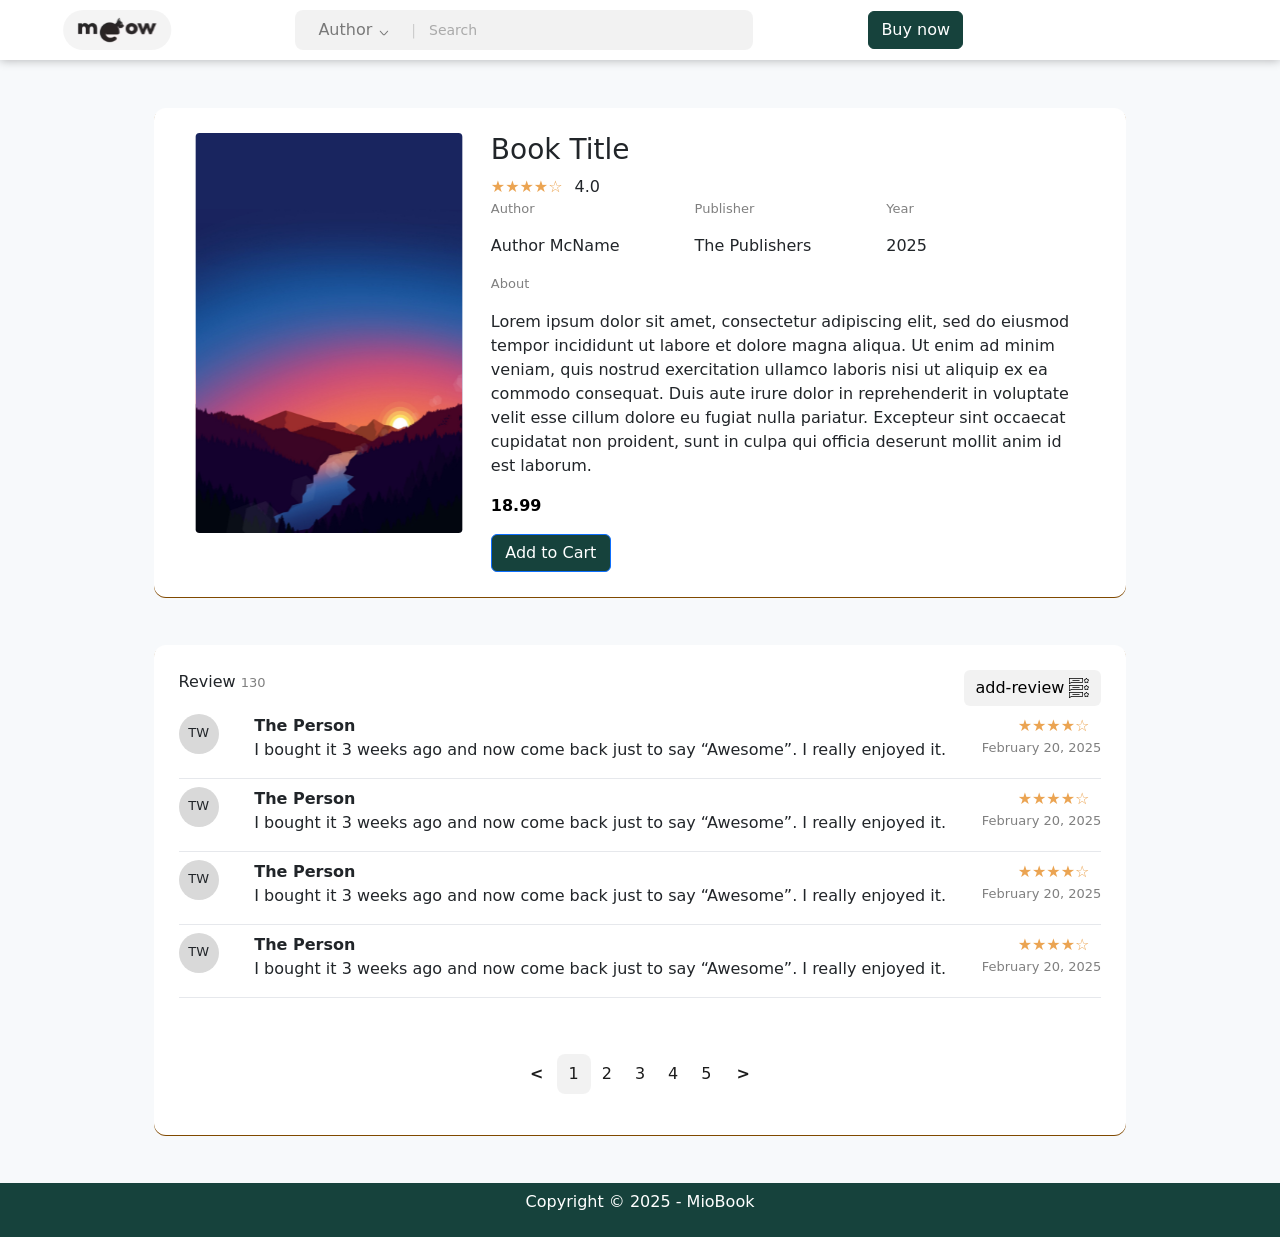
<file: MewoBook/Client/Prototypes/Pages/Book/index.html>
<!DOCTYPE html>
<html lang="en">
<head>
    <meta charset="UTF-8">
    <meta name="viewport" content="width=device-width, initial-scale=1.0">
    <title>Book page</title>
    <link rel="stylesheet" href="style.css">
    <link href="https://cdn.jsdelivr.net/npm/bootstrap@5.0.0/dist/css/bootstrap.min.css" rel="stylesheet" >
    <script src="https://cdn.jsdelivr.net/npm/@popperjs/core@2.9.2/dist/umd/popper.min.js" ></script>
    <script src="https://cdn.jsdelivr.net/npm/bootstrap@5.0.1/dist/js/bootstrap.min.js" integrity="sha384-Atwg2Pkwv9vp0ygtn1JAojH0nYbwNJLPhwyoVbhoPwBhjQPR5VtM2+xf0Uwh9KtT" crossorigin="anonymous"></script>

</head>
<body>
<div class="book-page d-flex flex-column justify-content-between gap-5">
    <div class="header">
        <div class="inner-header  d-flex flex-row  justify-content-around">
            <img src="./assets/Logo.svg" alt="Customer" class="me-2">

            <div class="search-bar d-flex flex-row justify-content-">
                <div class="dropdown">
                    <button class="btn dropdown-toggle" type="button" data-bs-toggle="dropdown">
                        Author
                    </button>
                    <ul class="dropdown-menu">
                        <li><a class="dropdown-item text-center" href="#">Name</a></li>
                        <li><a class="dropdown-item text-center" href="#">Author</a></li>
                        <li><a class="dropdown-item text-center" href="#">Genre</a></li>
                    </ul>
                </div>
                <span class="separator">|</span>
                <input type="text" id="searchInput" class="form-control" placeholder="Search">
            </div>
            <button type="submit" class="buy-now-btn btn btn-primary ">Buy now</button>
        </div>
    </div>

    <div class="overview-box d-flex flex-row justify-content-around">
        <img class="book-cover" src="assets/Cover.svg" alt="cover">
        <div class="detail-box d-flex flex-column justify-content-between">
            <div class="book-name-rating d-flex flex-column">
                <h3 class="book-title ">Book Title</h3>
                <span class="rating d-flex flex-row justify-content-start">
                    <span class="star-rating"> ★★★★☆ </span>
                    <span> 4.0 </span>
                </span>
            </div>
            <div class="book-detail d-flex flex-row justify-content-start ">
                <div class="book-detail-col">
                    <p class="heading">Author</p>
                    <p>Author McName</p>
                </div>
                <div class="book-detail-col">
                    <p class="heading">Publisher</p>
                    <p>The Publishers</p>
                </div>
                <div class="book-detail-col">
                    <p class="heading">Year</p>
                    <p>2025</p>
                </div>
            </div>
            <div class="about-book">
                <p class="heading">About</p>
                <p>
                    Lorem ipsum dolor sit amet, consectetur adipiscing elit, sed do eiusmod tempor incididunt ut labore et dolore magna aliqua. Ut enim ad minim veniam, quis nostrud exercitation ullamco laboris nisi ut aliquip ex ea commodo consequat. Duis aute irure dolor in reprehenderit in voluptate velit esse cillum dolore eu fugiat nulla pariatur. Excepteur sint occaecat cupidatat non proident, sunt in culpa qui officia deserunt mollit anim id est laborum.
                </p>
            </div>
            <p class="price">18.99</p>
            <button type="submit" class="add-to-cart-btn btn btn-primary ">Add to Cart</button>
        </div>
    </div>

    <div class="review-box d-flex flex-column justify-content-around align-items-center gap-2">
        <div class="review-box-header d-flex flex-row justify-content-between">
            <span class="review-count">
                Review <span>130</span>
            </span>
            <button class="add-review-btn btn btn-primary">
                add-review <img src="assets/Review.svg" alt="Review">
            </button>
        </div>
        <div class="review-card d-flex flex-row justify-content-between">
            <div class="avatar text-center">TW</div>
            <div class="review-content">
                <strong> The Person </strong>
                <p>I bought it 3 weeks ago and now come back just to say “Awesome”. I really enjoyed it.</p>
            </div>
            <div class="review-rating text-end">
                <div class="star-rating">
                    ★★★★☆
                </div>
                <div class="date">February 20, 2025</div>
            </div>
        </div>
        <div class="review-card d-flex flex-row justify-content-between">
            <div class="avatar text-center">TW</div>
            <div class="review-content">
                <strong> The Person </strong>
                <p>I bought it 3 weeks ago and now come back just to say “Awesome”. I really enjoyed it.</p>
            </div>
            <div class="review-rating text-end">
                <div class="star-rating">
                    ★★★★☆
                </div>
                <div class="date">February 20, 2025</div>
            </div>
        </div>
        <div class="review-card d-flex flex-row justify-content-between">
            <div class="avatar text-center">TW</div>
            <div class="review-content">
                <strong> The Person </strong>
                <p>I bought it 3 weeks ago and now come back just to say “Awesome”. I really enjoyed it.</p>
            </div>
            <div class="review-rating text-end">
                <div class="star-rating">
                    ★★★★☆
                </div>
                <div class="date">February 20, 2025</div>
            </div>
        </div>
        <div class="review-card d-flex flex-row justify-content-between">
            <div class="avatar text-center">TW</div>
            <div class="review-content">
                <strong> The Person </strong>
                <p>I bought it 3 weeks ago and now come back just to say “Awesome”. I really enjoyed it.</p>
            </div>
            <div class="review-rating text-end">
                <div class="star-rating">
                    ★★★★☆
                </div>
                <div class="date">February 20, 2025</div>
            </div>
        </div>
        <div class="d-flex justify-content-center mt-5">
            <nav aria-label="Page navigation">
                <ul class="pagination custom-pagination">
                    <li class="page-item">
                        <a class="page-link" href="#" aria-label="Previous">&lt;</a>
                    </li>
                    <li class="page-item active"><a class="page-link" href="#">1</a></li>
                    <li class="page-item"><a class="page-link" href="#">2</a></li>
                    <li class="page-item"><a class="page-link" href="#">3</a></li>
                    <li class="page-item"><a class="page-link" href="#">4</a></li>
                    <li class="page-item"><a class="page-link" href="#">5</a></li>
                    <li class="page-item">
                        <a class="page-link" href="#" aria-label="Next">&gt;</a>
                    </li>
                </ul>
            </nav>
        </div>
    </div>
    <div class="footer">
        <p>Copyright © 2025 - MioBook</p>
    </div>
</div>
</body>
</html>
</file>
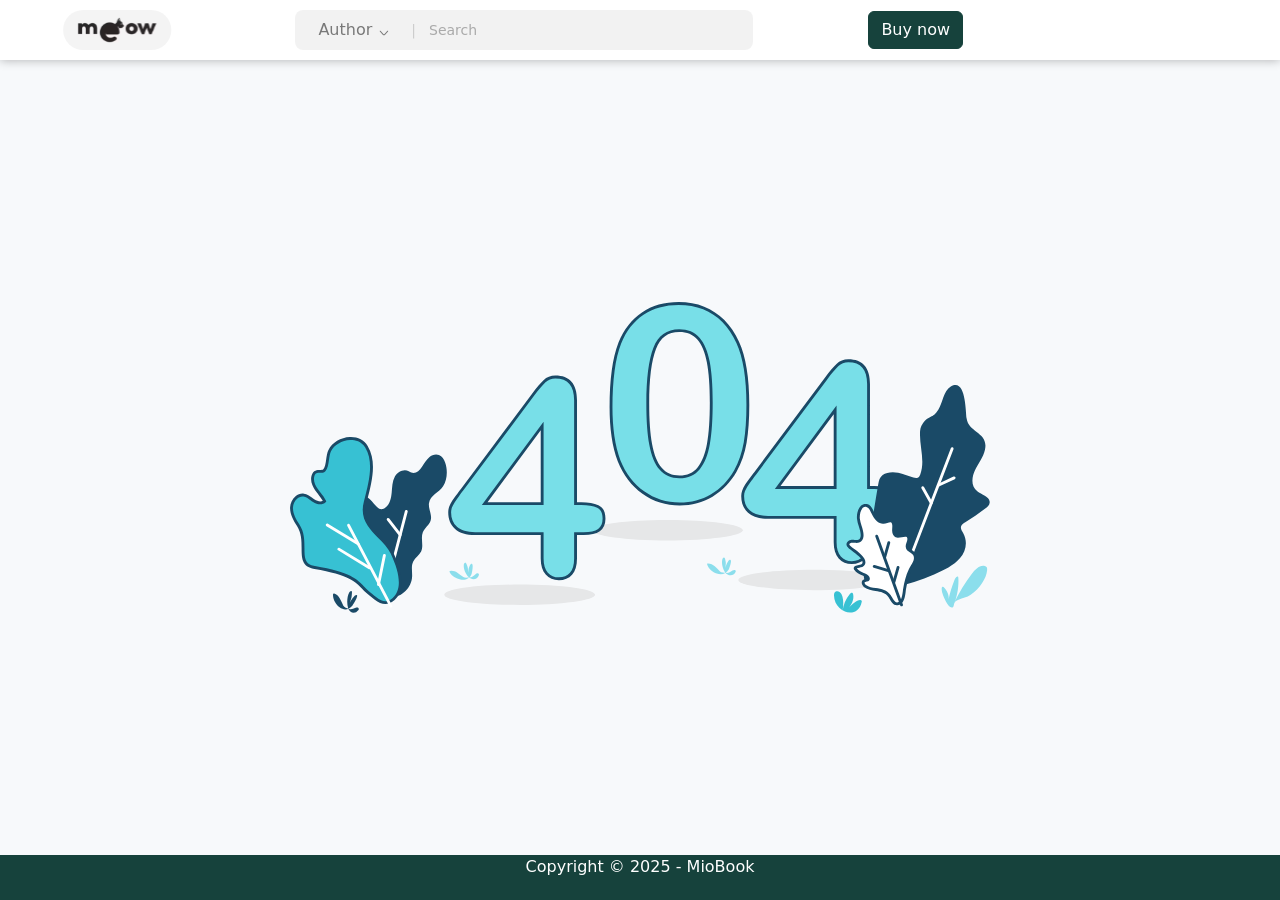
<file: MewoBook/Client/Prototypes/Pages/Error/index.html>
<!DOCTYPE html>
<html lang="en">
<head>
    <meta charset="UTF-8">
    <meta name="viewport" content="width=device-width, initial-scale=1.0">
    <title>404 Not Found</title>
    <link rel="stylesheet" href="style.css">
    <link href="https://cdn.jsdelivr.net/npm/bootstrap@5.0.0/dist/css/bootstrap.min.css" rel="stylesheet" >
    <script src="https://cdn.jsdelivr.net/npm/@popperjs/core@2.9.2/dist/umd/popper.min.js" ></script>
    <script src="https://cdn.jsdelivr.net/npm/bootstrap@5.0.1/dist/js/bootstrap.min.js" integrity="sha384-Atwg2Pkwv9vp0ygtn1JAojH0nYbwNJLPhwyoVbhoPwBhjQPR5VtM2+xf0Uwh9KtT" crossorigin="anonymous"></script>

</head>
<body>
<div class="error-page d-flex flex-column justify-content-between gap-5">
    <div class="header">
        <div class="inner-header  d-flex flex-row  justify-content-around">
            <img src="./assets/Logo.svg" alt="Customer" class="me-2">

            <div class="search-bar d-flex flex-row justify-content-">
                <div class="dropdown">
                    <button class="btn dropdown-toggle" type="button" data-bs-toggle="dropdown">
                        Author
                    </button>
                    <ul class="dropdown-menu">
                        <li><a class="dropdown-item text-center" href="#">Name</a></li>
                        <li><a class="dropdown-item text-center" href="#">Author</a></li>
                        <li><a class="dropdown-item text-center" href="#">Genre</a></li>
                    </ul>
                </div>
                <span class="separator">|</span>
                <input type="text" id="searchInput" class="form-control" placeholder="Search">
            </div>
            <button type="submit" class="buy-now-btn btn btn-primary ">Buy now</button>
        </div>
    </div>
    <img src="assets/404-error.svg" width="700" height="611" class="align-self-center" alt="404">
    <div class="footer text-center">
        <p>Copyright © 2025 - MioBook</p>
    </div>
</div>
</body>
</html>
</file>
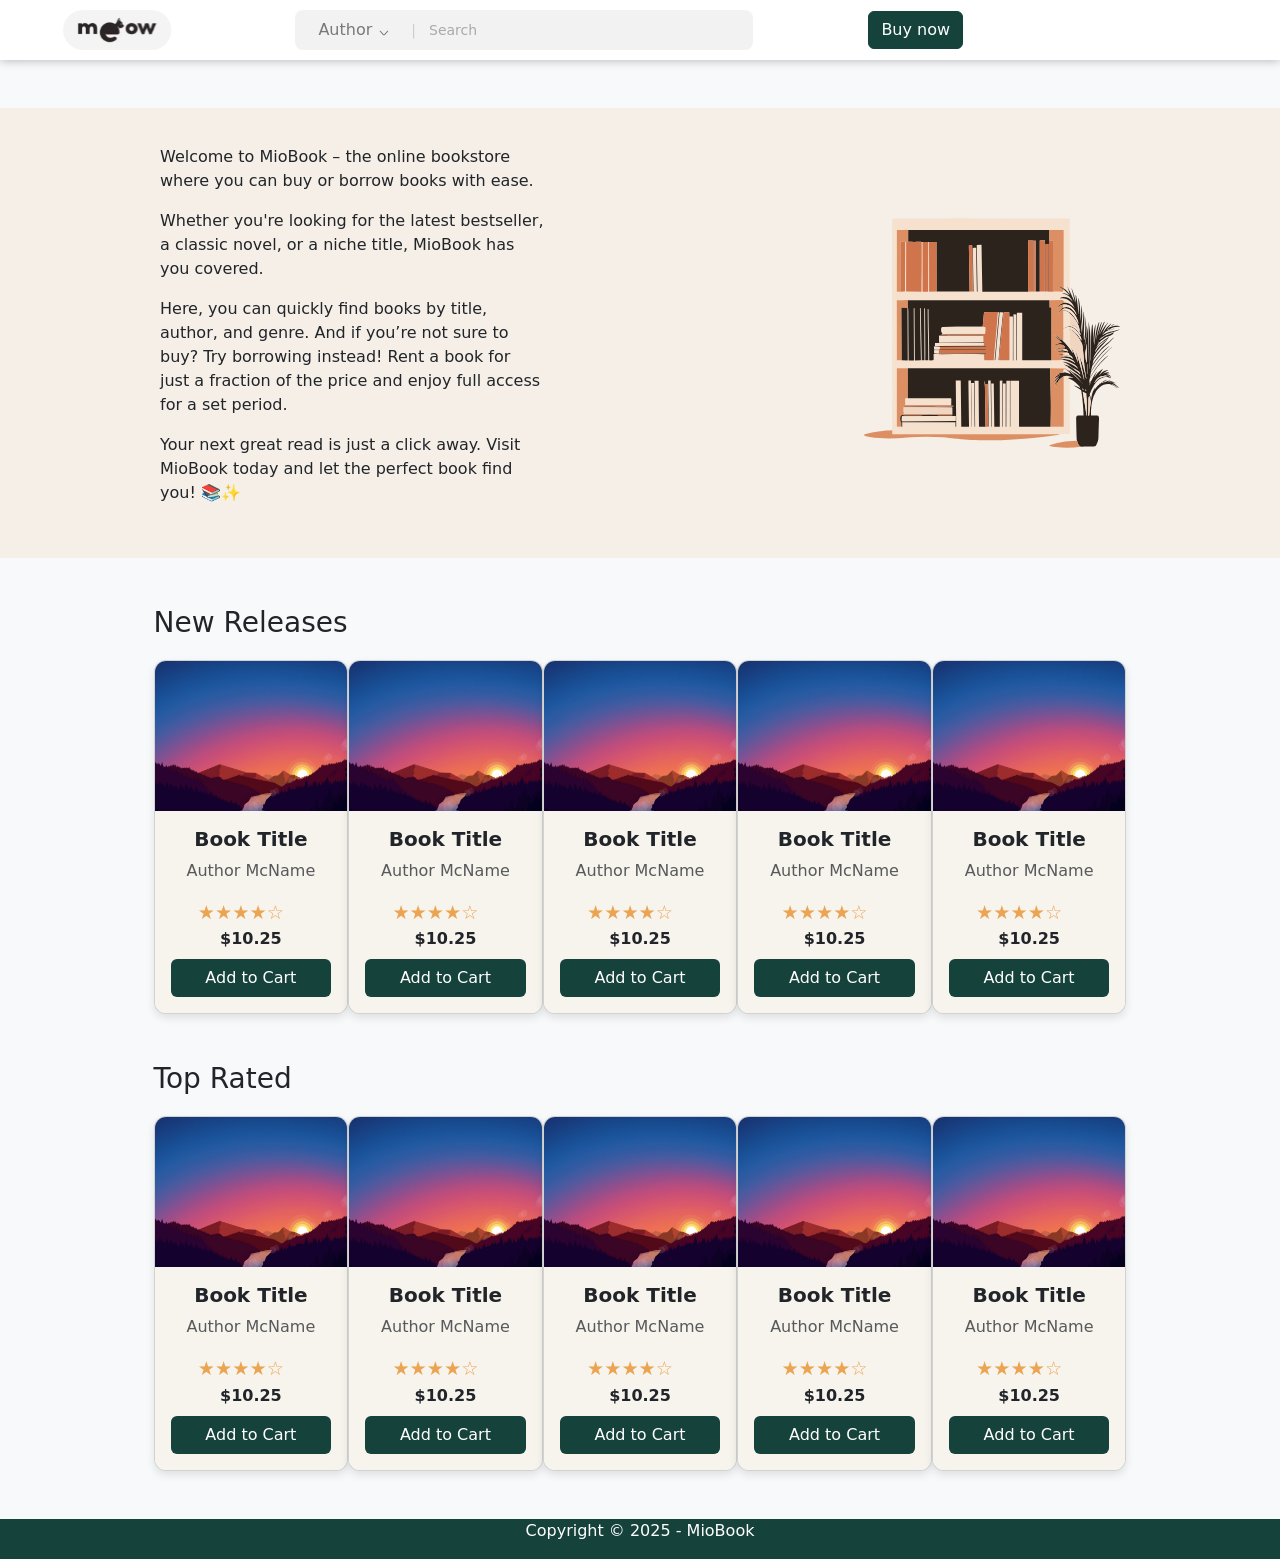
<file: MewoBook/Client/Prototypes/Pages/Home/index.html>
<!DOCTYPE html>
<html lang="en">
<head>
    <meta charset="UTF-8">
    <meta name="viewport" content="width=device-width, initial-scale=1.0">
    <title>Home</title>
    <link rel="stylesheet" href="style.css">
    <link href="https://cdn.jsdelivr.net/npm/bootstrap@5.0.0/dist/css/bootstrap.min.css" rel="stylesheet" >
    <script src="https://cdn.jsdelivr.net/npm/@popperjs/core@2.9.2/dist/umd/popper.min.js" ></script>
    <script src="https://cdn.jsdelivr.net/npm/bootstrap@5.0.1/dist/js/bootstrap.min.js" integrity="sha384-Atwg2Pkwv9vp0ygtn1JAojH0nYbwNJLPhwyoVbhoPwBhjQPR5VtM2+xf0Uwh9KtT" crossorigin="anonymous"></script>

</head>
<body>
<div class="home-page d-flex flex-column justify-content-between gap-5">
    <div class="header">
        <div class="inner-header  d-flex flex-row  justify-content-around">
            <img src="./assets/Logo.svg" alt="Customer" class="me-2">

            <div class="search-bar d-flex flex-row justify-content-">
                <div class="dropdown">
                    <button class="btn dropdown-toggle" type="button" data-bs-toggle="dropdown">
                        Author
                    </button>
                    <ul class="dropdown-menu">
                        <li><a class="dropdown-item text-center" href="#">Name</a></li>
                        <li><a class="dropdown-item text-center" href="#">Author</a></li>
                        <li><a class="dropdown-item text-center" href="#">Genre</a></li>
                    </ul>
                </div>
                <span class="separator">|</span>
                <input type="text" id="searchInput" class="form-control" placeholder="Search">
            </div>

            <button type="submit" class="buy-now-btn btn btn-primary ">Buy now</button>
        </div>
    </div>

    <div class="intro-box d-flex flex-column">
        <div class="intro-content d-flex flex-row justify-content-around align-self-center align-items-center">
                <div class="intro-txt text-content">
                <p>Welcome to MioBook – the online bookstore where you can buy or borrow books with ease.</p>
                <p>Whether you're looking for the latest bestseller, a classic novel, or a niche title, MioBook has you covered.</p>
                <p>Here, you can quickly find books by title, author, and genre. And if you’re not sure to buy? Try borrowing instead! Rent a book for just a fraction of the price and enjoy full access for a set period.</p>
                <p>Your next great read is just a click away. Visit MioBook today and let the perfect book find you! 📚✨</p>
            </div>
            <img class="intro-img" src="assets/IntroPicture.svg" alt="">
        </div>
    </div>
    <div class="new-release-box align-self-center">
        <h3 class="new-release-txt">New Releases</h3>
        <div class="cards-container d-flex flex-row justify-content-between">
                <div class="card text-center">
                    <img src="assets/Cover.svg" class="card-img-top" alt="Book Image">
                    <div class="card-body d-flex flex-column justify-content-between d-flex flex-column justify-content-between">
                        <h5 class="card-title fw-bold">Book Title</h5>
                        <p class="card-text text-muted">Author McName</p>
                        <div class="mb-2">
                            <span class="star-rating">★★★★☆</span>
                            <span class="fw-bold">$10.25</span>
                        </div>
                        <button class="btn btn-add w-100">Add to Cart</button>
                    </div>
                </div>
                <div class="card text-center" style="width: 18rem;">
                    <img src="assets/Cover.svg" class="card-img-top" alt="Book Image">
                    <div class="card-body d-flex flex-column justify-content-between">
                        <h5 class="card-title fw-bold">Book Title</h5>
                        <p class="card-text text-muted">Author McName</p>
                        <div class="mb-2">
                            <span class="star-rating">★★★★☆</span>
                        <span class="fw-bold">$10.25</span>

                        </div>
                        <button class="btn btn-add w-100">Add to Cart</button>
                    </div>
                </div>
                <div class="card text-center" style="width: 18rem;">
                    <img src="assets/Cover.svg" class="card-img-top" alt="Book Image">
                    <div class="card-body d-flex flex-column justify-content-between">
                        <h5 class="card-title fw-bold">Book Title</h5>
                        <p class="card-text text-muted">Author McName</p>
                        <div class="mb-2">
                            <span class="star-rating">★★★★☆</span>
                        <span class="fw-bold">$10.25</span>

                        </div>
                        <button class="btn btn-add w-100">Add to Cart</button>
                    </div>
                </div>
                <div class="card text-center" style="width: 18rem;">
                    <img src="assets/Cover.svg" class="card-img-top" alt="Book Image">
                    <div class="card-body d-flex flex-column justify-content-between">
                        <h5 class="card-title fw-bold">Book Title</h5>
                        <p class="card-text text-muted">Author McName</p>
                        <div class="mb-2">
                            <span class="star-rating">★★★★☆</span>
                        <span class="fw-bold">$10.25</span>

                        </div>
                        <button class="btn btn-add w-100">Add to Cart</button>
                    </div>
                </div>
                <div class="card text-center" style="width: 18rem;">
                    <img src="assets/Cover.svg" class="card-img-top" alt="Book Image">
                    <div class="card-body d-flex flex-column justify-content-between">
                        <h5 class="card-title fw-bold">Book Title</h5>
                        <p class="card-text text-muted">Author McName</p>
                        <div class="mb-2">
                            <span class="star-rating">★★★★☆</span>
                        <span class="fw-bold">$10.25</span>

                        </div>
                        <button class="btn btn-add w-100">Add to Cart</button>
                    </div>
                </div>
        </div>
    </div>
    <div class="top-rated-box align-self-center">
        <h3 class="top-rated-txt">Top Rated</h3>
        <div class="cards-container d-flex flex-row justify-content-between">
            <div class="card text-center">
                <img src="assets/Cover.svg" class="card-img-top" alt="Book Image">
                <div class="card-body d-flex flex-column justify-content-between">
                    <h5 class="card-title fw-bold">Book Title</h5>
                    <p class="card-text text-muted">Author McName</p>
                    <div class="mb-2">
                        <span class="star-rating">★★★★☆</span>
                        <span class="fw-bold">$10.25</span>

                    </div>
                    <button class="btn btn-add w-100">Add to Cart</button>
                </div>
            </div>
            <div class="card text-center" style="width: 18rem;">
                <img src="assets/Cover.svg" class="card-img-top" alt="Book Image">
                <div class="card-body d-flex flex-column justify-content-between">
                    <h5 class="card-title fw-bold">Book Title</h5>
                    <p class="card-text text-muted">Author McName</p>
                    <div class="mb-2">
                        <span class="star-rating">★★★★☆</span>
                        <span class="fw-bold">$10.25</span>

                    </div>
                    <button class="btn btn-add w-100">Add to Cart</button>
                </div>
            </div>
            <div class="card text-center" style="width: 18rem;">
                <img src="assets/Cover.svg" class="card-img-top" alt="Book Image">
                <div class="card-body d-flex flex-column justify-content-between">
                    <h5 class="card-title fw-bold">Book Title</h5>
                    <p class="card-text text-muted">Author McName</p>
                    <div class="mb-2">
                        <span class="star-rating">★★★★☆</span>
                        <span class="fw-bold">$10.25</span>

                    </div>
                    <button class="btn btn-add w-100">Add to Cart</button>
                </div>
            </div>
            <div class="card text-center" style="width: 18rem;">
                <img src="assets/Cover.svg" class="card-img-top" alt="Book Image">
                <div class="card-body d-flex flex-column justify-content-between">
                    <h5 class="card-title fw-bold">Book Title</h5>
                    <p class="card-text text-muted">Author McName</p>
                    <div class="mb-2">
                        <span class="star-rating">★★★★☆</span>
                        <span class="fw-bold">$10.25</span>

                    </div>
                    <button class="btn btn-add w-100">Add to Cart</button>
                </div>
            </div>
            <div class="card text-center" style="width: 18rem;">
                <img src="assets/Cover.svg" class="card-img-top" alt="Book Image">
                <div class="card-body d-flex flex-column justify-content-between">
                    <h5 class="card-title fw-bold">Book Title</h5>
                    <p class="card-text text-muted">Author McName</p>
                    <div class="mb-2">
                        <span class="star-rating">★★★★☆</span>
                        <span class="fw-bold">$10.25</span>

                    </div>
                    <button class="btn btn-add w-100">Add to Cart</button>
                </div>
            </div>
        </div>
    </div>
    <div class="footer text-center">
        <p>Copyright © 2025 - MioBook</p>
    </div>
</div>
</body>
</html>
</file>
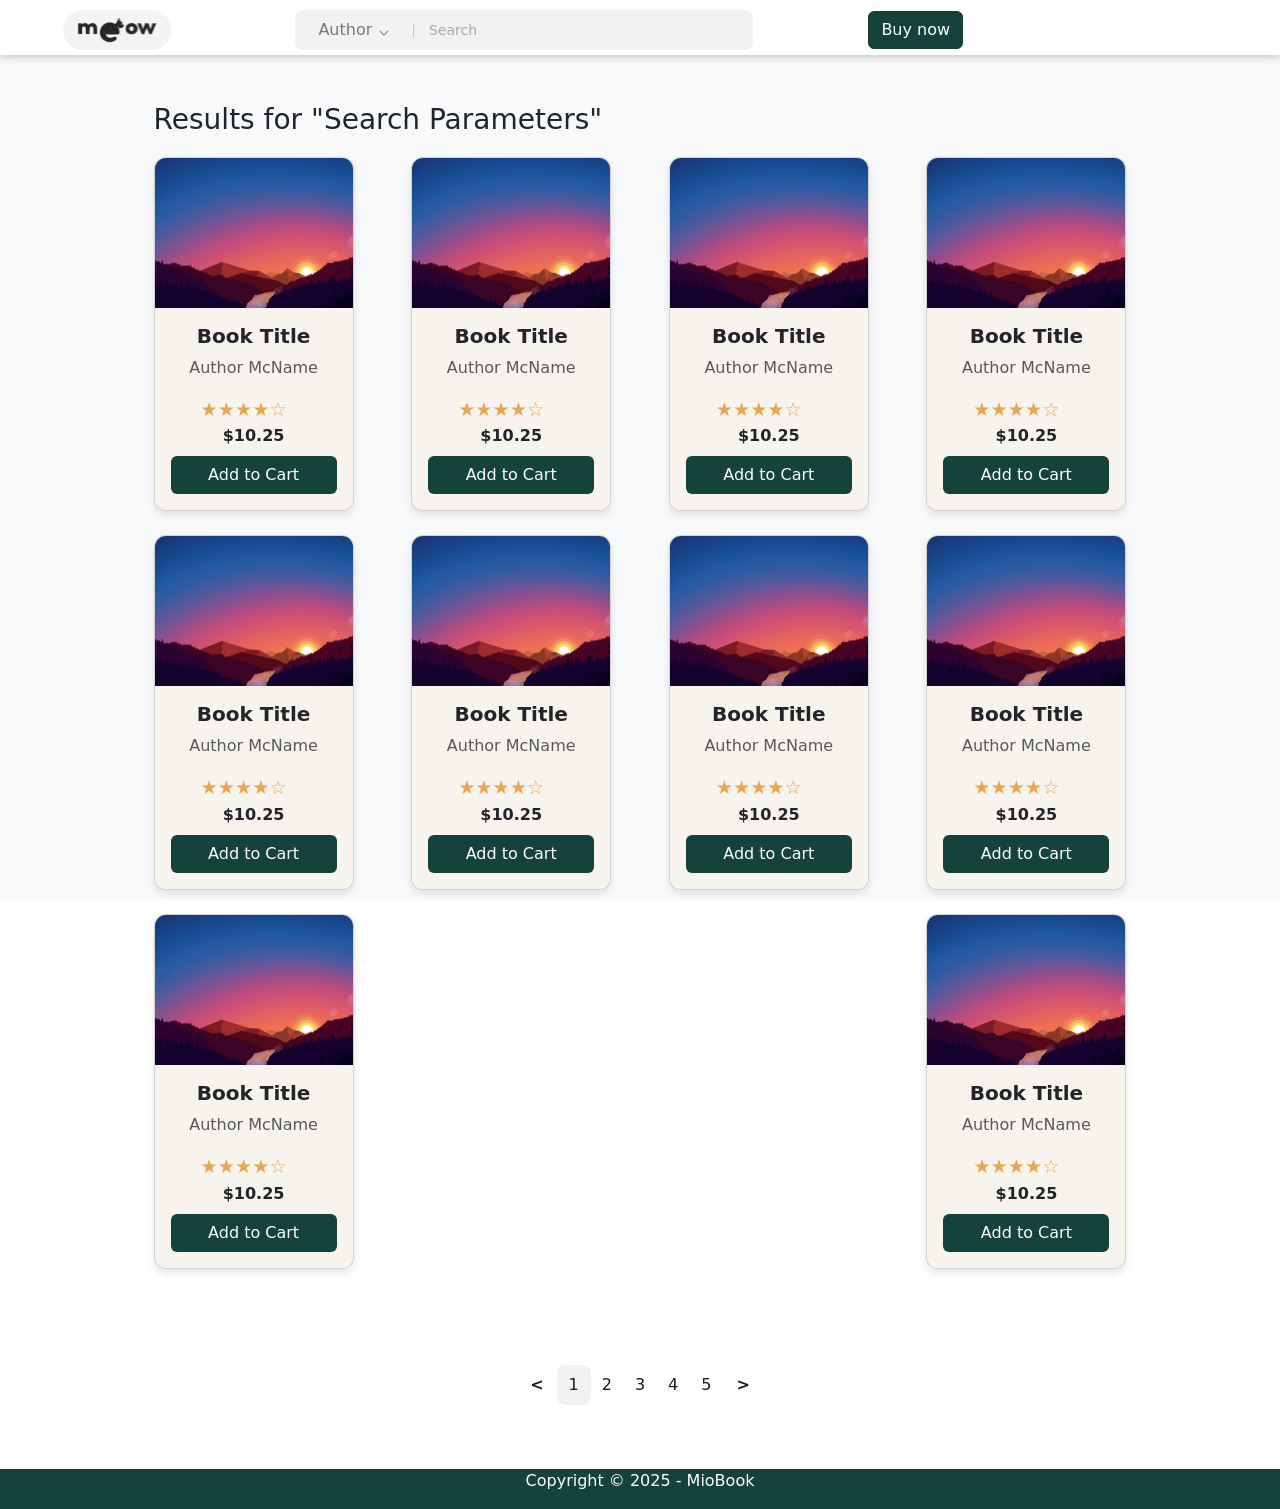
<file: MewoBook/Client/Prototypes/Pages/SearchResult/index.html>
<!DOCTYPE html>
<html lang="en">
<head>
    <meta charset="UTF-8">
    <meta name="viewport" content="width=device-width, initial-scale=1.0">
    <title>Search Result</title>
    <link rel="stylesheet" href="style.css">
    <link href="https://cdn.jsdelivr.net/npm/bootstrap@5.0.0/dist/css/bootstrap.min.css" rel="stylesheet" >
    <script src="https://cdn.jsdelivr.net/npm/@popperjs/core@2.9.2/dist/umd/popper.min.js" ></script>
    <script src="https://cdn.jsdelivr.net/npm/bootstrap@5.0.1/dist/js/bootstrap.min.js" integrity="sha384-Atwg2Pkwv9vp0ygtn1JAojH0nYbwNJLPhwyoVbhoPwBhjQPR5VtM2+xf0Uwh9KtT" crossorigin="anonymous"></script>

</head>
<body>
<div class="search-result-page d-flex flex-column justify-content-between gap-5">
    <div class="header">
        <div class="inner-header  d-flex flex-row  justify-content-around">
            <img src="./assets/Logo.svg" alt="Customer" class="me-2">

            <div class="search-bar d-flex flex-row justify-content-">
                <div class="dropdown">
                    <button class="btn dropdown-toggle" type="button" data-bs-toggle="dropdown">
                        Author
                    </button>
                    <ul class="dropdown-menu">
                        <li><a class="dropdown-item text-center" href="#">Name</a></li>
                        <li><a class="dropdown-item text-center" href="#">Author</a></li>
                        <li><a class="dropdown-item text-center" href="#">Genre</a></li>
                    </ul>
                </div>
                <span class="separator">|</span>
                <input type="text" id="searchInput" class="form-control" placeholder="Search">
            </div>
            <button type="submit" class="buy-now-btn btn btn-primary ">Buy now</button>
        </div>
    </div>
    <div class="search-result-box align-self-center">
        <h3 class="search-result-txt">Results for "Search Parameters"</h3>
        <div class="cards-container d-flex flex-row justify-content-between flex-wrap gap-4">
            <div class="card text-center">
                <img src="assets/Cover.svg" class="card-img-top" alt="Book Image">
                <div class="card-body d-flex flex-column justify-content-between d-flex flex-column justify-content-between">
                    <h5 class="card-title fw-bold">Book Title</h5>
                    <p class="card-text text-muted">Author McName</p>
                    <div class="mb-2">
                        <span class="star-rating">★★★★☆</span>
                        <span class="fw-bold">$10.25</span>
                    </div>
                    <button class="btn btn-add w-100">Add to Cart</button>
                </div>
            </div>
            <div class="card text-center" style="width: 18rem;">
                <img src="assets/Cover.svg" class="card-img-top" alt="Book Image">
                <div class="card-body d-flex flex-column justify-content-between">
                    <h5 class="card-title fw-bold">Book Title</h5>
                    <p class="card-text text-muted">Author McName</p>
                    <div class="mb-2">
                        <span class="star-rating">★★★★☆</span>
                        <span class="fw-bold">$10.25</span>

                    </div>
                    <button class="btn btn-add w-100">Add to Cart</button>
                </div>
            </div>
            <div class="card text-center" style="width: 18rem;">
                <img src="assets/Cover.svg" class="card-img-top" alt="Book Image">
                <div class="card-body d-flex flex-column justify-content-between">
                    <h5 class="card-title fw-bold">Book Title</h5>
                    <p class="card-text text-muted">Author McName</p>
                    <div class="mb-2">
                        <span class="star-rating">★★★★☆</span>
                        <span class="fw-bold">$10.25</span>

                    </div>
                    <button class="btn btn-add w-100">Add to Cart</button>
                </div>
            </div>
            <div class="card text-center" style="width: 18rem;">
                <img src="assets/Cover.svg" class="card-img-top" alt="Book Image">
                <div class="card-body d-flex flex-column justify-content-between">
                    <h5 class="card-title fw-bold">Book Title</h5>
                    <p class="card-text text-muted">Author McName</p>
                    <div class="mb-2">
                        <span class="star-rating">★★★★☆</span>
                        <span class="fw-bold">$10.25</span>

                    </div>
                    <button class="btn btn-add w-100">Add to Cart</button>
                </div>
            </div>
            <div class="card text-center" style="width: 18rem;">
                <img src="assets/Cover.svg" class="card-img-top" alt="Book Image">
                <div class="card-body d-flex flex-column justify-content-between">
                    <h5 class="card-title fw-bold">Book Title</h5>
                    <p class="card-text text-muted">Author McName</p>
                    <div class="mb-2">
                        <span class="star-rating">★★★★☆</span>
                        <span class="fw-bold">$10.25</span>

                    </div>
                    <button class="btn btn-add w-100">Add to Cart</button>
                </div>
            </div>
            <div class="card text-center">
                <img src="assets/Cover.svg" class="card-img-top" alt="Book Image">
                <div class="card-body d-flex flex-column justify-content-between">
                    <h5 class="card-title fw-bold">Book Title</h5>
                    <p class="card-text text-muted">Author McName</p>
                    <div class="mb-2">
                        <span class="star-rating">★★★★☆</span>
                        <span class="fw-bold">$10.25</span>

                    </div>
                    <button class="btn btn-add w-100">Add to Cart</button>
                </div>
            </div>
            <div class="card text-center" style="width: 18rem;">
                <img src="assets/Cover.svg" class="card-img-top" alt="Book Image">
                <div class="card-body d-flex flex-column justify-content-between">
                    <h5 class="card-title fw-bold">Book Title</h5>
                    <p class="card-text text-muted">Author McName</p>
                    <div class="mb-2">
                        <span class="star-rating">★★★★☆</span>
                        <span class="fw-bold">$10.25</span>

                    </div>
                    <button class="btn btn-add w-100">Add to Cart</button>
                </div>
            </div>
            <div class="card text-center" style="width: 18rem;">
                <img src="assets/Cover.svg" class="card-img-top" alt="Book Image">
                <div class="card-body d-flex flex-column justify-content-between">
                    <h5 class="card-title fw-bold">Book Title</h5>
                    <p class="card-text text-muted">Author McName</p>
                    <div class="mb-2">
                        <span class="star-rating">★★★★☆</span>
                        <span class="fw-bold">$10.25</span>

                    </div>
                    <button class="btn btn-add w-100">Add to Cart</button>
                </div>
            </div>
            <div class="card text-center" style="width: 18rem;">
                <img src="assets/Cover.svg" class="card-img-top" alt="Book Image">
                <div class="card-body d-flex flex-column justify-content-between">
                    <h5 class="card-title fw-bold">Book Title</h5>
                    <p class="card-text text-muted">Author McName</p>
                    <div class="mb-2">
                        <span class="star-rating">★★★★☆</span>
                        <span class="fw-bold">$10.25</span>

                    </div>
                    <button class="btn btn-add w-100">Add to Cart</button>
                </div>
            </div>
            <div class="card text-center" style="width: 18rem;">
                <img src="assets/Cover.svg" class="card-img-top" alt="Book Image">
                <div class="card-body d-flex flex-column justify-content-between">
                    <h5 class="card-title fw-bold">Book Title</h5>
                    <p class="card-text text-muted">Author McName</p>
                    <div class="mb-2">
                        <span class="star-rating">★★★★☆</span>
                        <span class="fw-bold">$10.25</span>

                    </div>
                    <button class="btn btn-add w-100">Add to Cart</button>
                </div>
            </div>
        </div>
    </div>
    <div class="d-flex justify-content-center mt-5">
        <nav aria-label="Page navigation">
            <ul class="pagination custom-pagination">
                <li class="page-item">
                    <a class="page-link" href="#" aria-label="Previous">&lt;</a>
                </li>
                <li class="page-item active"><a class="page-link" href="#">1</a></li>
                <li class="page-item"><a class="page-link" href="#">2</a></li>
                <li class="page-item"><a class="page-link" href="#">3</a></li>
                <li class="page-item"><a class="page-link" href="#">4</a></li>
                <li class="page-item"><a class="page-link" href="#">5</a></li>
                <li class="page-item">
                    <a class="page-link" href="#" aria-label="Next">&gt;</a>
                </li>
            </ul>
        </nav>
    </div>
    <div class="footer text-center">
        <p>Copyright © 2025 - MioBook</p>
    </div>
</div>
</body>
</html>
</file>
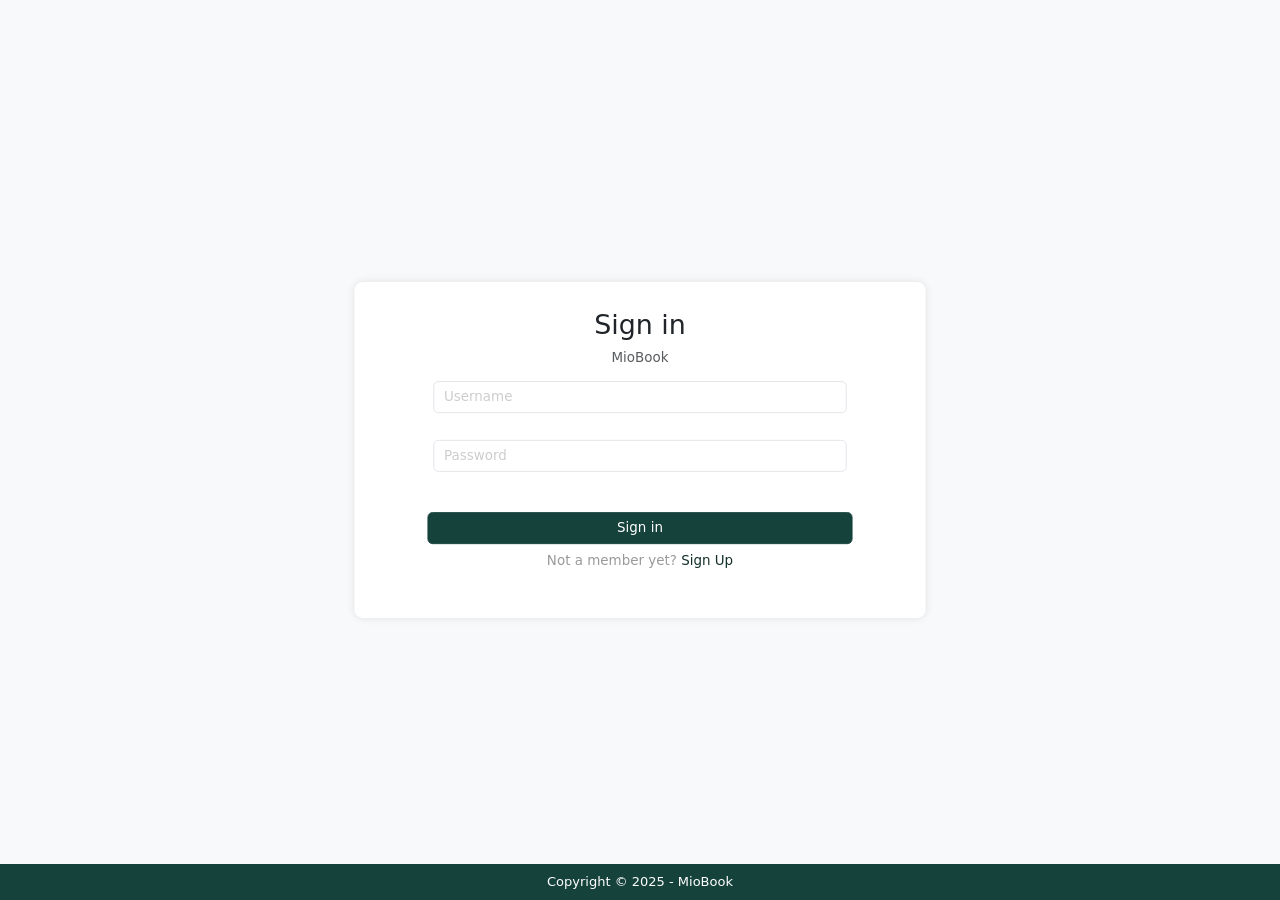
<file: MewoBook/Client/Prototypes/Pages/Sign in/index.html>
<!DOCTYPE html>
<html lang="en">
<head>
    <meta charset="UTF-8">
    <meta name="viewport" content="width=device-width, initial-scale=1.0">
    <link href="https://cdn.jsdelivr.net/npm/bootstrap@5.3.3/dist/css/bootstrap.min.css" rel="stylesheet">
    <title>Signup</title>
    <link rel="stylesheet" href="style.css">
</head>
<body>
<div class="signin-page">
    <div class="signin-box">
        <h2>Sign in</h2>
        <p class="text-muted">MioBook</p>
        <form class="d-flex flex-column gap-3">
            <div class="mb-3 input-field">
                <input type="text" class="form-control" placeholder="Username" required>
            </div>
            <div class="mb-3 input-field">
                <input type="password" class="form-control" placeholder="Password" required>
            </div>
            <div class="signin-btn d-flex flex-column gap-2">
                <button type="submit" class="btn btn-primary w-100 mt-3">Sign in</button>
                <p class="have-acc-txt">Not a member yet? <a class="signIn-link" href=""> Sign Up</a> </p>
            </div>
        </form>
    </div>
</div>
<div class="footer text-center">
    Copyright © 2025 - MioBook
</div>
</body>
</html>
</file>
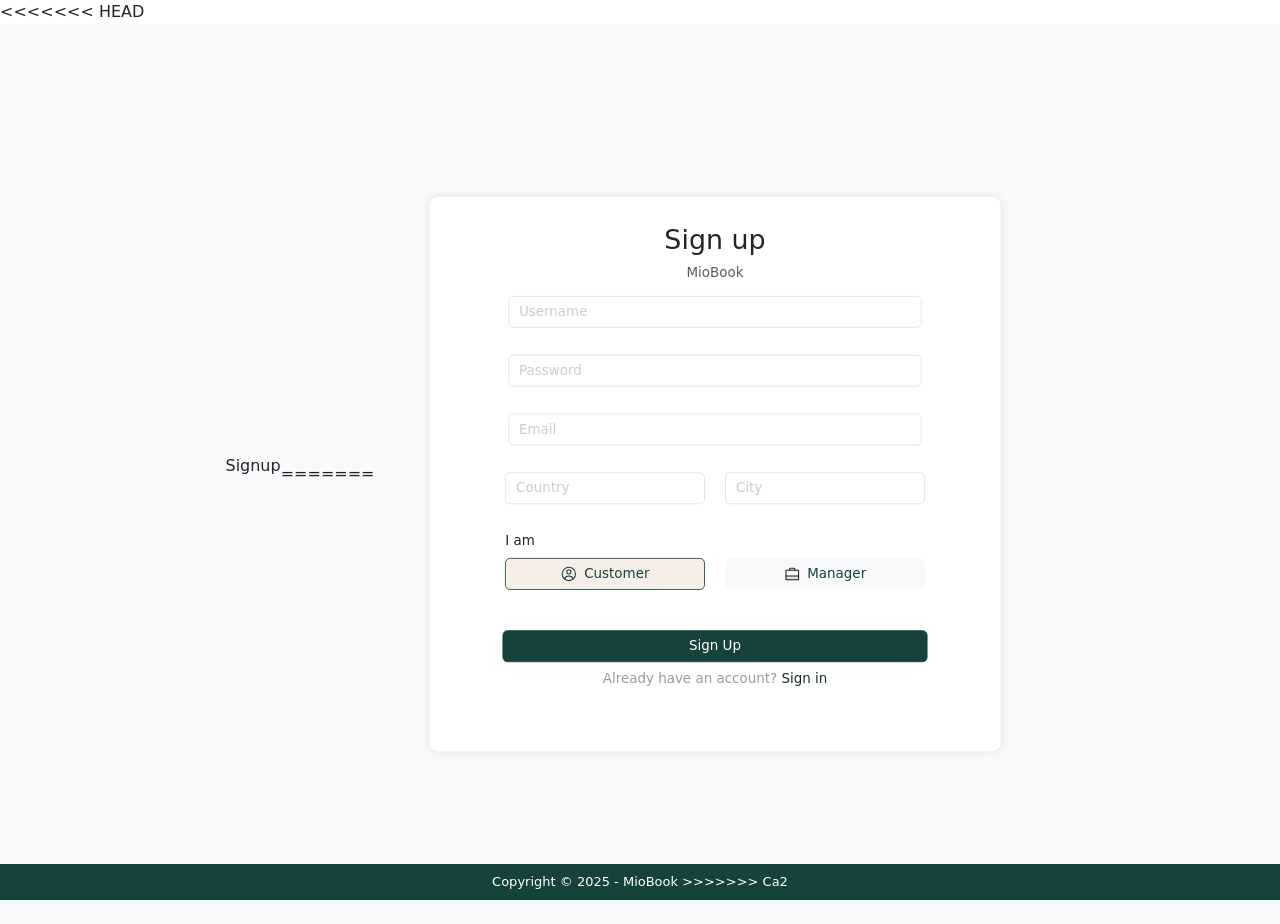
<file: MewoBook/Client/Prototypes/Pages/Signup/index.html>
<!DOCTYPE html>
<<<<<<< HEAD
<html lang="fa">
<head>
    <meta charset="UTF-8">
    <meta name="viewport" content="width=device-width, initial-scale=1.0">
    <link href="https://cdn.jsdelivr.net/npm/bootstrap@5.3.3/dist/css/bootstrap.min.css" rel="stylesheet" integrity="sha384-QWTKZyjpPEjISv5WaRU9OFeRpok6YctnYmDr5pNlyT2bRjXh0JMhjY6hW+ALEwIH" crossorigin="anonymous">
    <title>Signup Page</title>
    <link rel="stylesheet" type="text/css" href="style.css">
</head>
<body>
    <div class="signup-page">
        <div class="signup-container">
            <div class="header">
                <p>Signup</p>
            </div>
        </div>
        <div class="footer">

        </div>
=======
<html lang="en">
<head>
    <meta charset="UTF-8">
    <meta name="viewport" content="width=device-width, initial-scale=1.0">
    <link href="https://cdn.jsdelivr.net/npm/bootstrap@5.3.3/dist/css/bootstrap.min.css" rel="stylesheet">
    <title>Signup</title>
    <link rel="stylesheet" href="style.css">
</head>
<body>
<div class="signup-page">
    <div class="signup-box">
        <h2>Sign up</h2>
        <p class="text-muted">MioBook</p>
        <form class="d-flex flex-column gap-3">
            <div class="mb-3 input-field">
                <input type="text" class="form-control" placeholder="Username" required>
            </div>
            <div class="mb-3 input-field">
                <input type="password" class="form-control" placeholder="Password" required>
            </div>
            <div class="mb-3 input-field">
                <input type="email" class="form-control" placeholder="Email" required>
            </div>
            <div class="row mb-3 row-field">
                <div class="col">
                    <input type="text" class="form-control" placeholder="Country" required>
                </div>
                <div class="col">
                    <input type="text" class="form-control" placeholder="City" required>
                </div>
            </div>
            <div class="row mb-3 row-field">
                <p class="mb-2 text-start">I am</p>
                <div class="col d-flex align-items-center">
                    <input type="radio" class="btn-check" name="userType" id="customer" checked>
                    <label class="btn btn-outline-primary w-100 d-flex align-items-center justify-content-center" for="customer">
                        <img src="./assets/Customer-Icon.svg" alt="Customer" width="20" height="20" class="me-2"> Customer
                    </label>
                </div>
                <div class="col d-flex align-items-center">
                    <input type="radio" class="btn-check" name="userType" id="manager">
                    <label class="btn btn-outline-primary w-100 d-flex align-items-center justify-content-center" for="manager">
                        <img src="./assets/Manager-Icon.svg" alt="Manager" width="20" height="20" class="me-2"> Manager
                    </label>
                </div>
            </div>
            <div class="signup-btn d-flex flex-column gap-2">
                <button type="submit" class="btn btn-primary w-100 mt-3">Sign Up</button>
                <p class="have-acc-txt">Already have an account? <a class="signIn-link" href="">Sign in</a> </p>
            </div>
        </form>
    </div>
</div>
    <div class="footer text-center">
        Copyright © 2025 - MioBook
>>>>>>> Ca2
    </div>
</body>
</html>
</file>
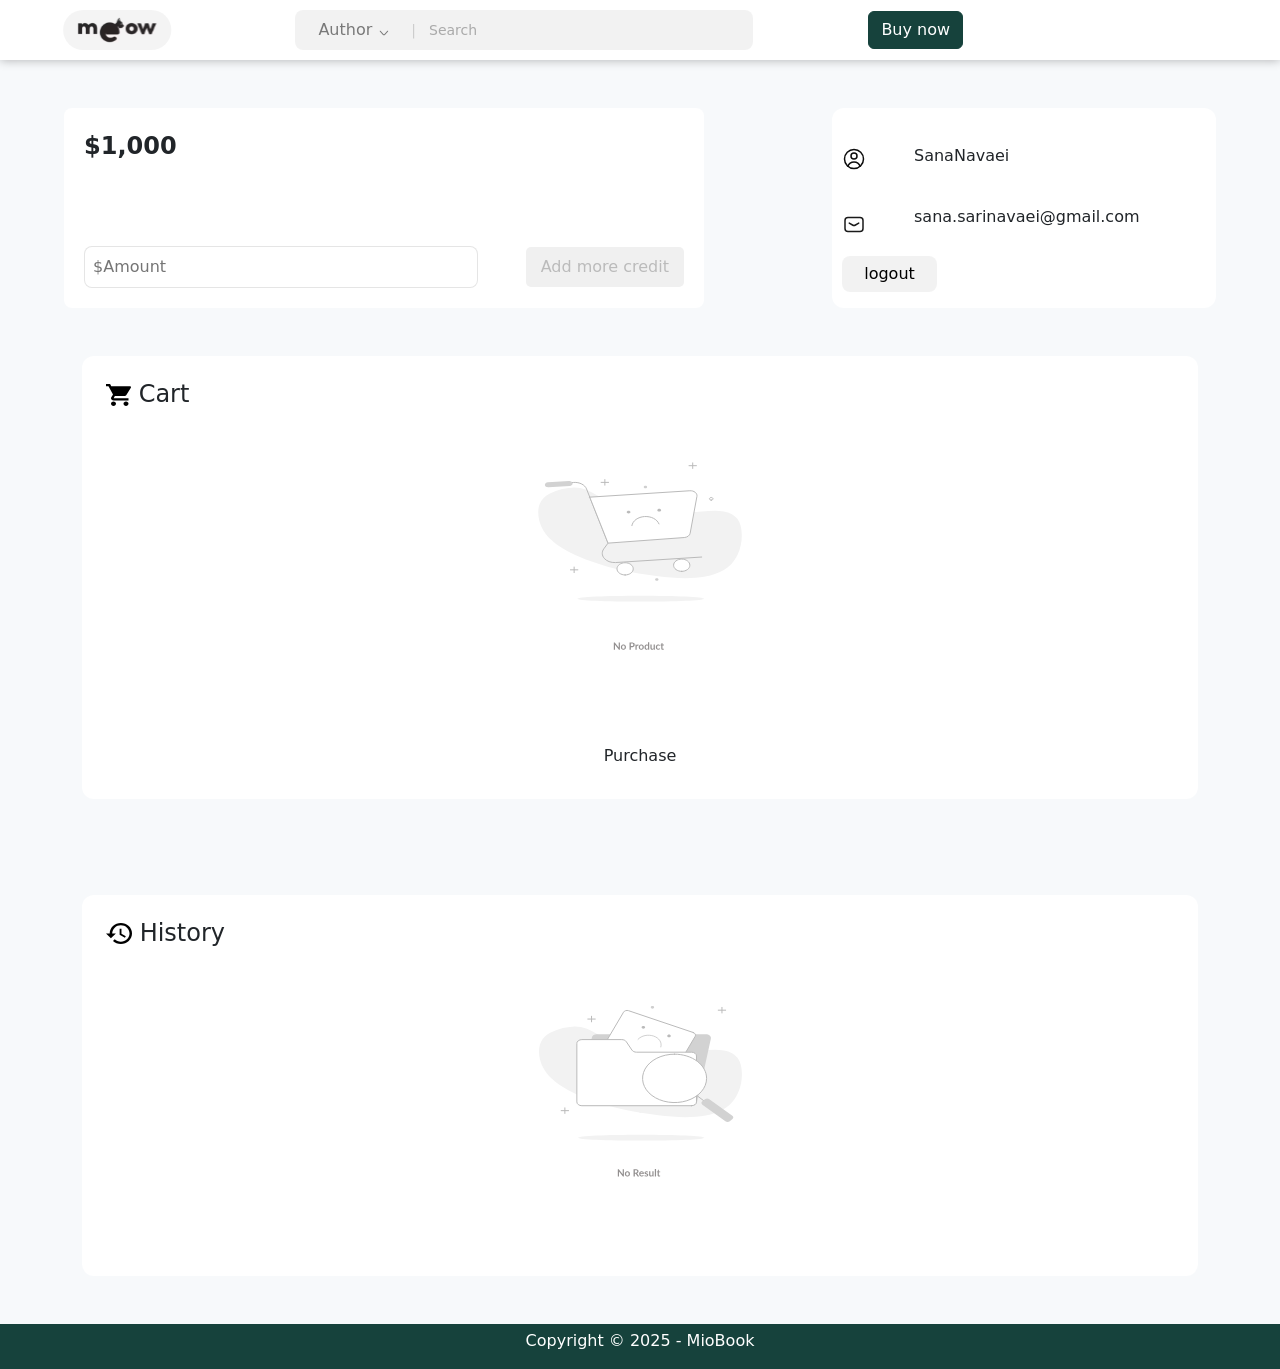
<file: MewoBook/Client/Prototypes/Pages/User-with-with-no-cart/index.html>
<!DOCTYPE html>
<html lang="en">
<head>
    <meta charset="UTF-8">
    <meta name="viewport" content="width=device-width, initial-scale=1.0">
    <title>User page</title>
    <link rel="stylesheet" href="style.css">
    <link href="https://cdn.jsdelivr.net/npm/bootstrap@5.0.0/dist/css/bootstrap.min.css" rel="stylesheet" >
    <script src="https://cdn.jsdelivr.net/npm/@popperjs/core@2.9.2/dist/umd/popper.min.js" ></script>
    <script src="https://cdn.jsdelivr.net/npm/bootstrap@5.0.1/dist/js/bootstrap.min.js" integrity="sha384-Atwg2Pkwv9vp0ygtn1JAojH0nYbwNJLPhwyoVbhoPwBhjQPR5VtM2+xf0Uwh9KtT" crossorigin="anonymous"></script>

</head>
<body>
<div class="user-page d-flex flex-column justify-content-between gap-5">
    <div class="header">
        <div class="inner-header  d-flex flex-row  justify-content-around">
            <img src="./assets/Logo.svg" alt="Customer" class="me-2">

            <div class="search-bar d-flex flex-row justify-content-">
                <div class="dropdown">
                    <button class="btn dropdown-toggle" type="button" data-bs-toggle="dropdown">
                        Author
                    </button>
                    <ul class="dropdown-menu">
                        <li><a class="dropdown-item text-center" href="#">Name</a></li>
                        <li><a class="dropdown-item text-center" href="#">Author</a></li>
                        <li><a class="dropdown-item text-center" href="#">Genre</a></li>
                    </ul>
                </div>
                <span class="separator">|</span>
                <input type="text" id="searchInput" class="form-control" placeholder="Search">
            </div>
            <button type="submit" class="buy-now-btn btn btn-primary ">Buy now</button>
        </div>
    </div>
    <div class="user-main-details d-flex flex-row justify-content-around align-items-center w-100">
        <div class="balance-container d-flex flex-column justify-content-between align-items-start">
            <div class="balance-amount">$1,000</div>
            <div class="balance-input d-flex flex-row justify-content-around align-items-center gap-5">
                <input type="number" class="amount-input" placeholder="$Amount">
                <button class="add-credit-btn" disabled>Add more credit</button>
            </div>
        </div>
        <div class="user-info-container d-flex flex-column justify-content-around align-items-center">
            <div class="user user-info d-flex flex-row justify-content-start gap-5 align-items-center">
                <img class="user-ico" src="assets/Icon.svg" alt="Icon">
                <p class="username">SanaNavaei</p>
            </div>
            <div class="email d-flex flex-row justify-content-start user-info gap-5 align-items-center w-100">
                <img class="mail-ico" src="assets/mailIcon.svg" alt="Email">
                <p class="email-txt">sana.sarinavaei@gmail.com</p>
            </div>
            <button type="submit" class="sign-out-btn btn btn-primary align-self-start">logout</button>
        </div>
    </div>
    <div class="container w-100 ">
        <div class="card p-4">
            <h4 class="mb-4">
                <img src="assets/Cart.svg" alt="">
                <span class="bi bi-cart"> Cart </span>
            </h4>
            <div class="align-self-center">
                <img src="assets/NoCart.svg" alt="No Cart">
            </div>
            <div class="text-center mt-4">
                <button class="btn btn-purchase w-50">Purchase</button>
            </div>
        </div>
    </div>
    <div class="container mt-5">
        <div class="card p-4">
            <h4 class="mb-4">
                <img src="assets/history.svg" alt="">
                <span class="bi bi-cart"></span>  History
            </h4>
            <div class="align-self-center">
                <img src="assets/NoResult.svg" alt="No Result">
            </div>
        </div>
    </div>
    <div class="footer">
        <p>Copyright © 2025 - MioBook</p>
    </div>
</div>
</body>
</html>
</file>
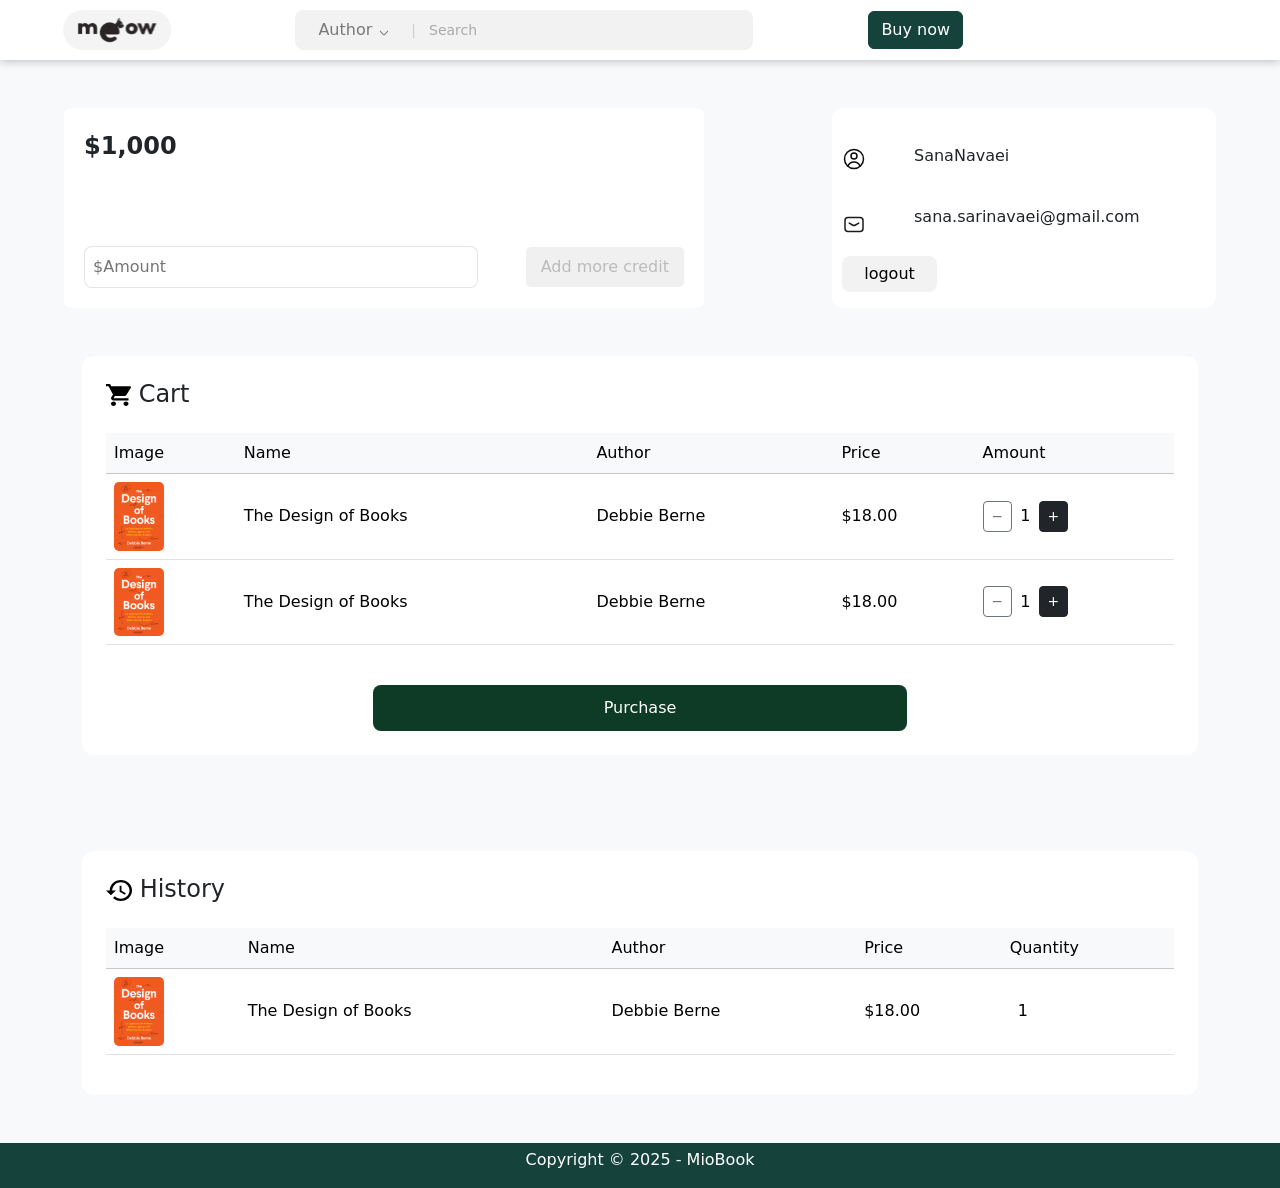
<file: MewoBook/Client/Prototypes/Pages/User/index.html>
<!DOCTYPE html>
<html lang="en">
<head>
    <meta charset="UTF-8">
    <meta name="viewport" content="width=device-width, initial-scale=1.0">
    <title>User page</title>
    <link rel="stylesheet" href="style.css">
    <link href="https://cdn.jsdelivr.net/npm/bootstrap@5.0.0/dist/css/bootstrap.min.css" rel="stylesheet" >
    <script src="https://cdn.jsdelivr.net/npm/@popperjs/core@2.9.2/dist/umd/popper.min.js" ></script>
    <script src="https://cdn.jsdelivr.net/npm/bootstrap@5.0.1/dist/js/bootstrap.min.js" integrity="sha384-Atwg2Pkwv9vp0ygtn1JAojH0nYbwNJLPhwyoVbhoPwBhjQPR5VtM2+xf0Uwh9KtT" crossorigin="anonymous"></script>

</head>
<body>
<div class="user-page d-flex flex-column justify-content-between gap-5">
    <div class="header">
        <div class="inner-header  d-flex flex-row  justify-content-around">
            <img src="./assets/Logo.svg" alt="Customer" class="me-2">

            <div class="search-bar d-flex flex-row justify-content-">
                <div class="dropdown">
                    <button class="btn dropdown-toggle" type="button" data-bs-toggle="dropdown">
                        Author
                    </button>
                    <ul class="dropdown-menu">
                        <li><a class="dropdown-item text-center" href="#">Name</a></li>
                        <li><a class="dropdown-item text-center" href="#">Author</a></li>
                        <li><a class="dropdown-item text-center" href="#">Genre</a></li>
                    </ul>
                </div>
                <span class="separator">|</span>
                <input type="text" id="searchInput" class="form-control" placeholder="Search">
            </div>
            <button type="submit" class="buy-now-btn btn btn-primary ">Buy now</button>
        </div>
    </div>
    <div class="user-main-details d-flex flex-row justify-content-around align-items-center w-100">
        <div class="balance-container d-flex flex-column justify-content-between align-items-start">
            <div class="balance-amount">$1,000</div>
            <div class="balance-input d-flex flex-row justify-content-around align-items-center gap-5">
                <input type="number" class="amount-input" placeholder="$Amount">
                <button class="add-credit-btn" disabled>Add more credit</button>
            </div>
        </div>
        <div class="user-info-container d-flex flex-column justify-content-around align-items-center">
            <div class="user user-info d-flex flex-row justify-content-start gap-5 align-items-center">
                <img class="user-ico" src="assets/Icon.svg" alt="Icon">
                <p class="username">SanaNavaei</p>
            </div>
            <div class="email d-flex flex-row justify-content-start user-info gap-5 align-items-center w-100">
                <img class="mail-ico" src="assets/mailIcon.svg" alt="Email">
                <p class="email-txt">sana.sarinavaei@gmail.com</p>
            </div>
            <button type="submit" class="sign-out-btn btn btn-primary align-self-start">logout</button>
        </div>
    </div>
    <div class="container w-100 ">
        <div class="card p-4">
            <h4 class="mb-4">
                <img src="assets/Cart.svg" alt="">
                <span class="bi bi-cart"> Cart </span>
            </h4>
            <div class="table-responsive">
                <table class="table align-middle">
                    <thead class="table-light">
                    <tr>
                        <th>Image</th>
                        <th>Name</th>
                        <th>Author</th>
                        <th>Price</th>
                        <th>Amount</th>
                    </tr>
                    </thead>
                    <tbody>
                    <tr>
                        <td><img src="assets/cover.svg" class="cart-img" alt="Book"></td>
                        <td>The Design of Books</td>
                        <td>Debbie Berne</td>
                        <td>$18.00</td>
                        <td>
                            <div class="d-flex align-items-center">
                                <button class="btn btn-sm btn-outline-secondary">−</button>
                                <span class="mx-2">1</span>
                                <button class="btn btn-sm btn-dark">+</button>
                            </div>
                        </td>
                    </tr>
                    <tr>
                        <td><img src="assets/cover.svg" class="cart-img" alt="Book"></td>
                        <td>The Design of Books</td>
                        <td>Debbie Berne</td>
                        <td>$18.00</td>
                        <td>
                            <div class="d-flex align-items-center">
                                <button class="btn btn-sm btn-outline-secondary">−</button>
                                <span class="mx-2">1</span>
                                <button class="btn btn-sm btn-dark">+</button>
                            </div>
                        </td>
                    </tr>
                    </tbody>
                </table>
            </div>
            <div class="text-center mt-4">
                <button class="btn btn-purchase w-50">Purchase</button>
            </div>
        </div>
    </div>
    <div class="container mt-5">
        <div class="card p-4">
            <h4 class="mb-4">
                <img src="assets/history.svg" alt="">
                <span class="bi bi-cart"></span>  History
            </h4>
            <div class="table-responsive">
                <table class="table align-middle">
                    <thead class="table-light">
                    <tr>
                        <th>Image</th>
                        <th>Name</th>
                        <th>Author</th>
                        <th>Price</th>
                        <th>Quantity</th>
                    </tr>
                    </thead>
                    <tbody>
                        <tr>
                            <td><img src="assets/cover.svg" class="cart-img" alt="Book"></td>
                            <td>The Design of Books</td>
                            <td>Debbie Berne</td>
                            <td>$18.00</td>
                            <td>
                                <div class="d-flex align-items-center">
                                    <span class="mx-2">1</span>
                                </div>
                            </td>
                        </tr>
                    </tbody>
                </table>
            </div>
        </div>
    </div>
    <div class="footer">
        <p>Copyright © 2025 - MioBook</p>
    </div>
</div>
</body>
</html>
</file>
<file: MewoBook/Client/Prototypes/Pages/Book/style.css>
body{
    width:100%;
    height:100vh;
    overflow-y: auto;
    overflow-x: hidden;
}

.book-page{
    width:100%;
    min-height: 100vh;
    background-color: rgba(247, 249, 251, 1);
}

.header{
    top: 0;
    padding: 5px;
    background-color: rgba(255, 255, 255, 1);
    width: 100%;
    height: 60px;
    box-shadow: 0px 0px 10px rgba(0, 0, 0, 0.3);
}

.inner-header{
    margin-top: 5px;
    width: 80%;
    justify-self: center;
    height: 40px;
}

.search-bar {
    width: 45%;
    display: flex;
    align-items: center;
    background: rgba(0, 0, 0, 0.05);
    border-radius: 8px;
    padding: 5px 10px;
}

.search-bar .dropdown-toggle {
    position: relative;
    padding-right: 30px;
    color: rgba(0, 0, 0, 0.5);
}

.dropdown-toggle:focus {
    outline: none !important;
    box-shadow: none !important;
}

.search-bar .dropdown-toggle::after {
    display: none !important;
}

.search-bar .dropdown-toggle::before {
    content: "";
    margin-top: 3px;
    position: absolute;
    right: 10px;
    top: 50%;
    transform: translateY(-50%);
    width: 16px;
    height: 16px;
    background-image: url("assets/Down.svg");
    background-size: contain;
    background-repeat: no-repeat;
    background-position: center;
}

.search-bar .dropdown-menu {
    margin-top: 10px !important;
    width: 100px;
    min-width: 70px;
    border-radius: 8px;
    border: none;
    box-shadow: 0px 4px 6px rgba(0, 0, 0, 0.1);
}

.search-bar .dropdown-item{
    color: rgba(0, 0, 0, 0.5);
}

.search-bar .separator {
    padding: 0 8px;
    color: #ccc;
    font-size: 14px;
}

.search-bar input {
    border: none;
    outline: none;
    flex: 1;
    background: transparent;
    padding: 5px;
    font-size: 14px;
    color: #333;
    transition: background 0.2s ease-in-out;
}

.search-bar input:focus {
    background: transparent;
    outline: none;
    box-shadow: none;
}

.search-bar input::placeholder {
    color: #aaa;
}

.btn-primary:focus{
    box-shadow: none !important;
    border: none !important;
}

.buy-now-btn {
    background-color: #16423C !important;
    border-color: #16423C !important;
    font-size: small;
    align-self: center;
}

.buy-now-btn:hover {
    background-color: #122F2A;
    border-color: #122F2A;
}

.overview-box{
    padding: 25px;
    width: 76%;
    align-self: center;
    background-color: rgba(255, 255, 255, 1);
    border-radius: 12px;
    box-shadow: 0px 1px 0px rgba(128, 73, 0, 1);
}

.star-rating{
    margin-right: 12px;
    color: rgba(235, 164, 82, 1);
}

.book-cover{
    width: 280px;
    height: 400px;
}

.detail-box{
    width: 65%;
}

.book-detail-col{
    display: flex;
    flex-direction: column;
    margin-right: 75px;
}

.heading{
    color: rgba(0, 0, 0, 0.5);
    font-size: small;
}

.price{
    color: rgba(0, 0, 0, 1);
    font-weight: bold;
}

.add-to-cart-btn{
    width: 20%;
    background-color: rgba(22, 66, 60, 1) !important;
}

.add-to-cart-btn:hover{
    background-color: #122F2A !important;
}

.review-box{
    padding: 25px;
    width: 76%;
    align-self: center;
    background-color: rgba(255, 255, 255, 1);
    box-shadow: 0px 1px 0px rgba(128, 73, 0, 1);
    border-radius: 12px;
}

.review-box-header{
    width: 100%;
}

.review-count span{
    color: rgba(128, 128, 128, 1);
    font-size: small;
}

.add-review-btn{
    background-color: rgba(0, 0, 0, 0.05) !important;
    color: black !important;
    border: none!important;
}

.add-review-btn:hover{
    background-color: rgba(0, 0, 0, 0.1) !important;
}

.add-review-btn:focus{
    box-shadow: none !important;
    border: none !important;
}

.review-card{
    width: 100%;
    border-bottom: 1px solid rgba(230, 232, 236, 1);
}

.avatar{
    width:40px;
    height:40px;
    border-radius: 50%;
    background-color: rgba(217, 217, 217, 1);
    align-items: center;
    padding: 9px;
    font-size: small;
}

.date{
    font-size: small;
    color: rgba(0, 0, 0, 0.5);
}

.custom-pagination .page-link {
    border: none;
    color: rgba(28, 28, 28, 1);
    background-color: transparent;
    padding: 8px 12px;
    font-size: 16px;
}

.custom-pagination .page-item.active .page-link {
    background-color: rgba(0, 0, 0, 0.05);
    color: rgba(28, 28, 28, 1);
    border-radius: 8px;
}

.custom-pagination .page-link:hover {
    background-color: #f4f4f4;
    color: rgba(28, 28, 28, 1);
}

.pagination a:focus, .pagination button:focus {
    outline: none;
    box-shadow: none;
    color: rgba(28, 28, 28, 1);
    border-radius: 8px;
}

.custom-pagination .page-item:first-child .page-link,
.custom-pagination .page-item:last-child .page-link {
    font-weight: bold;
    padding: 8px 14px;
}

.footer{
    width: 100%;
    height: 5%;
    background-color: rgba(22, 66, 60, 1);
}

.footer p{
    color: white;
    font-size: medium;
    text-align: center;
    padding: 7px;
}
</file>
<file: MewoBook/Client/Prototypes/Pages/Error/style.css>
body{
    width:100%;
    height:100vh;
    overflow-y: auto;
    overflow-x: hidden;
}

.error-page{
    width:100%;
    height:100vh;
    background-color: rgba(247, 249, 251, 1);
}

.header{
    top: 0;
    padding: 5px;
    background-color: rgba(255, 255, 255, 1);
    width: 100%;
    height: 60px;
    box-shadow: 0px 0px 10px rgba(0, 0, 0, 0.3);
}

.inner-header{
    margin-top: 5px;
    width: 80%;
    justify-self: center;
    height: 40px;
}

.search-bar {
    width: 45%;
    display: flex;
    align-items: center;
    background: rgba(0, 0, 0, 0.05);
    border-radius: 8px;
    padding: 5px 10px;
}

.search-bar .dropdown-toggle {
    position: relative;
    padding-right: 30px;
    color: rgba(0, 0, 0, 0.5);
}

.dropdown-toggle:focus {
    outline: none !important;
    box-shadow: none !important;
}

.search-bar .dropdown-toggle::after {
    display: none !important;
}

.search-bar .dropdown-toggle::before {
    content: "";
    margin-top: 3px;
    position: absolute;
    right: 10px;
    top: 50%;
    transform: translateY(-50%);
    width: 16px;
    height: 16px;
    background-image: url("assets/Down.svg");
    background-size: contain;
    background-repeat: no-repeat;
    background-position: center;
}

.search-bar .dropdown-menu {
    margin-top: 10px !important;
    width: 100px;
    min-width: 70px;
    border-radius: 8px;
    border: none;
    box-shadow: 0px 4px 6px rgba(0, 0, 0, 0.1);
}

.search-bar .dropdown-item{
    color: rgba(0, 0, 0, 0.5);
}

.search-bar .separator {
    padding: 0 8px;
    color: #ccc;
    font-size: 14px;
}

.search-bar input {
    border: none;
    outline: none;
    flex: 1;
    background: transparent;
    padding: 5px;
    font-size: 14px;
    color: #333;
    transition: background 0.2s ease-in-out;
}

.search-bar input:focus {
    background: transparent;
    outline: none;
    box-shadow: none;
}

.search-bar input::placeholder {
    color: #aaa;
}

.buy-now-btn {
    background-color: #16423C !important;
    border-color: #16423C !important;
    font-size: small;
    align-self: center;
}

.buy-now-btn:hover {
    background-color: #122F2A;
    border-color: #122F2A;
}

.footer{
    width: 100%;
    height: 5%;
    background-color: rgba(22, 66, 60, 1);
}

.footer p{
    color: white;
    font-size: medium;
}
</file>
<file: MewoBook/Client/Prototypes/Pages/Home/style.css>
body{
    width:100%;
    height:100vh;
    overflow-y: auto;
    overflow-x: hidden;
}
.home-page{
    width:100%;
    min-height: 100vh;
    background-color: rgba(247, 249, 251, 1);
}
.header{
    top: 0;
    padding: 5px;
    background-color: white;
    width: 100%;
    height: 60px;
    box-shadow: 0px 0px 10px rgba(0, 0, 0, 0.3);
}

.inner-header{
    margin-top: 5px;
    width: 80%;
    justify-self: center;
    height: 40px;
}

.search-bar {
    width: 45%;
    display: flex;
    align-items: center;
    background: rgba(0, 0, 0, 0.05);
    border-radius: 8px;
    padding: 5px 10px;
}

.search-bar .dropdown-toggle {
    position: relative;
    padding-right: 30px;
    color: rgba(0, 0, 0, 0.5);
}

.dropdown-toggle:focus {
    outline: none !important;
    box-shadow: none !important;
}

.search-bar .dropdown-toggle::after {
    display: none !important;
}
.search-bar .dropdown-toggle::before {
    content: "";
    margin-top: 3px;
    position: absolute;
    right: 10px;
    top: 50%;
    transform: translateY(-50%);
    width: 16px;
    height: 16px;
    background-image: url("assets/Down.svg");
    background-size: contain;
    background-repeat: no-repeat;
    background-position: center;
}

.search-bar .dropdown-menu {
    margin-top: 10px !important;
    width: 100px;
    min-width: 70px;
    border-radius: 8px;
    border: none;
    box-shadow: 0px 4px 6px rgba(0, 0, 0, 0.1);
}

.search-bar .dropdown-item{
    color: rgba(0, 0, 0, 0.5);
}

.search-bar .separator {
    padding: 0 8px;
    color: #ccc;
    font-size: 14px;
}


.search-bar input {
    border: none;
    outline: none;
    flex: 1;
    background: transparent;
    padding: 5px;
    font-size: 14px;
    color: #333;
    transition: background 0.2s ease-in-out;
}


.search-bar input:focus {
    background: transparent;
    outline: none;
    box-shadow: none;
}


.search-bar input::placeholder {
    color: #aaa;
}

.buy-now-btn {
    background-color: #16423C !important;
    border-color: #16423C !important;
    font-size: small;
    align-self: center;
}

.buy-now-btn:hover {
    background-color: #122F2A;
    border-color: #122F2A;
}

.intro-box{
    background-color: rgba(245, 239, 231, 1);
}

.intro-content{
    width: 100%;
    min-height: 50vh;
}

.intro-txt{
    width: 30%;
}

.intro-img{
    width: 20%;
    height: 70%;
}

.new-release-box{
    width: 76%;
}

.new-release-txt{
    font-weight:normal ;
    margin-bottom: 20px;
}

.card {
    width: 200px !important;
    border-radius: 12px !important;
    overflow: hidden;
    box-shadow: 0 4px 8px rgba(0, 0, 0, 0.1);
}

.card-body{
    background-color: rgba(247, 243, 237, 1);
}

.card img {
    width: 100%;
    height: 150px;
    object-fit: cover;
}

.star-rating {
    color: rgba(235, 164, 82, 1);
    font-size: 1.2rem;
    margin-right: 20px;
}

.card-title {
    font-weight: bold;
}

.card-text {
    color: #6c757d;
}

.price {
    font-weight: bold;
}

.btn-add {
    background-color:rgba(22, 66, 60, 1) !important;
    color: white !important;
    border-radius: 8px;
    padding: 10px;
    font-weight: bold;
}

.btn-add:hover {
    border: none !important;
    box-shadow: none !important;
}

.top-rated-box{
    width: 76%;
}

.top-rated-txt{
    font-weight:normal ;
    margin-bottom: 20px;
}

.footer{
    width: 100%;
    height: 5%;
    background-color: rgba(22, 66, 60, 1);
}

.footer p{
    color: white;
    font-size: medium;
}
</file>
<file: MewoBook/Client/Prototypes/Pages/SearchResult/style.css>
body{
    width:100%;
    height:100vh;
    overflow-y: auto;
    overflow-x: hidden;
}

.search-result-page{
    width:100%;
    height:100vh;
    background-color: rgba(247, 249, 251, 1);
}

.header{
    top: 0;
    padding: 5px;
    background-color: rgba(255, 255, 255, 1);
    width: 100%;
    height: 60px;
    box-shadow: 0px 0px 10px rgba(0, 0, 0, 0.3);
}

.inner-header{
    margin-top: 5px;
    width: 80%;
    justify-self: center;
    height: 40px;
}

.search-bar {
    width: 45%;
    display: flex;
    align-items: center;
    background: rgba(0, 0, 0, 0.05);
    border-radius: 8px;
    padding: 5px 10px;
}

.search-bar .dropdown-toggle {
    position: relative;
    padding-right: 30px;
    color: rgba(0, 0, 0, 0.5);
}

.dropdown-toggle:focus {
    outline: none !important;
    box-shadow: none !important;
}

.search-bar .dropdown-toggle::after {
    display: none !important;
}

.search-bar .dropdown-toggle::before {
    content: "";
    margin-top: 3px;
    position: absolute;
    right: 10px;
    top: 50%;
    transform: translateY(-50%);
    width: 16px;
    height: 16px;
    background-image: url("assets/Down.svg");
    background-size: contain;
    background-repeat: no-repeat;
    background-position: center;
}

.search-bar .dropdown-menu {
    margin-top: 10px !important;
    width: 100px;
    min-width: 70px;
    border-radius: 8px;
    border: none;
    box-shadow: 0px 4px 6px rgba(0, 0, 0, 0.1);
}

.search-bar .dropdown-item{
    color: rgba(0, 0, 0, 0.5);
}

.search-bar .separator {
    padding: 0 8px;
    color: #ccc;
    font-size: 14px;
}

.search-bar input {
    border: none;
    outline: none;
    flex: 1;
    background: transparent;
    padding: 5px;
    font-size: 14px;
    color: #333;
    transition: background 0.2s ease-in-out;
}

.search-bar input:focus {
    background: transparent;
    outline: none;
    box-shadow: none;
}

.search-bar input::placeholder {
    color: #aaa;
}

.buy-now-btn {
    background-color: #16423C !important;
    border-color: #16423C !important;
    font-size: small;
    align-self: center;
}

.buy-now-btn:hover {
    background-color: #122F2A;
    border-color: #122F2A;
}

.search-result-box{
    width: 76%;
}

.search-result-txt{
    font-weight:normal ;
    margin-bottom: 20px;
}

.card {
    width: 200px !important;
    border-radius: 12px !important;
    overflow: hidden;
    box-shadow: 0 4px 8px rgba(0, 0, 0, 0.1);
}

.card-body{
    background-color: rgba(247, 243, 237, 1);
}

.card img {
    width: 100%;
    height: 150px;
    object-fit: cover;
}

.star-rating {
    color: rgba(235, 164, 82, 1);
    font-size: 1.2rem;
    margin-right: 20px;
}

.card-title {
    font-weight: bold;
}

.card-text {
    color: #6c757d;
}

.price {
    font-weight: bold;
}

.btn-add {
    background-color:rgba(22, 66, 60, 1) !important;
    color: white !important;
    border-radius: 8px;
    padding: 10px;
    font-weight: bold;
}

.btn-add:hover {
    border: none !important;
    box-shadow: none !important;
}

.top-rated-box{
    width: 76%;
}

.top-rated-txt{
    font-weight:normal ;
    margin-bottom: 20px;
}

.custom-pagination .page-link {
    border: none;
    color: rgba(28, 28, 28, 1);
    background-color: transparent;
    padding: 8px 12px;
    font-size: 16px;
}

.custom-pagination .page-item.active .page-link {
    background-color: rgba(0, 0, 0, 0.05);
    color: rgba(28, 28, 28, 1);
    border-radius: 8px;
}

.custom-pagination .page-link:hover {
    background-color: #f4f4f4;
    color: rgba(28, 28, 28, 1);
}

.pagination a:focus, .pagination button:focus {
    outline: none;
    box-shadow: none;
    color: rgba(28, 28, 28, 1);
    border-radius: 8px;
}

.custom-pagination .page-item:first-child .page-link,
.custom-pagination .page-item:last-child .page-link {
    font-weight: bold;
    padding: 8px 14px;
}

.footer{
    width: 100%;
    height: 5%;
    background-color: rgba(22, 66, 60, 1);
}

.footer p{
    color: white;
    font-size: medium;
}
</file>
<file: MewoBook/Client/Prototypes/Pages/Sign in/style.css>
.signin-page {
    display: flex;
    justify-content: center;
    align-items: center;
    height: 100vh;
    background-color: #f8f9fa;
}

.signin-box {
    background: white;
    padding: 2rem;
    border-radius: 10px;
    box-shadow: 0 0 10px rgba(0, 0, 0, 0.1);
    text-align: center;
    width: 680px;
    height:400px;
    scale: 0.84;
}

.btn-outline-primary {
    border-color: #16423C;
    color: #16423C;
}

.btn-check:checked + .btn-outline-primary {
    background-color: #F5EFE7;
    color: #16423C;
    border-color: #16423C;
}

.btn-check:not(:checked) + .btn-outline-primary {
    background-color: rgba(247, 249, 251, 1);
    border: none;
    color: #16423C;
}

.btn-primary {
    background-color: #16423C;
    border-color: #16423C;
    width: 80%;
}

.btn-primary:hover {
    background-color: #122F2A;
    border-color: #122F2A;
}

.signin-btn{
    align-self: center;
    width: 82%;
}

.input-field{
    width: 80%;
    align-self: center;
}

.row-field{
    align-self: center;
    width: 85%;
}

.have-acc-txt{
    color:rgba(0, 0, 0, 0.4);
}

.signIn-link{
    color: #122F2A;
    text-decoration: none;
}

::placeholder {
    color: rgba(0, 0, 0, 0.2) !important;
}

.footer{
    width: 100%;
    position: absolute;
    bottom: 0;
    background-color: rgba(22, 66, 60, 1);
    color: white;
    height: 4%;
    font-size: small;
    align-content: center;
}
</file>
<file: MewoBook/Client/Prototypes/Pages/Signup/style.css>
.signup-page {
    display: flex;
    justify-content: center;
    align-items: center;
    height: 100vh;
    background-color: #f8f9fa;
}

.signup-box {
    background: white;
    padding: 2rem;
    border-radius: 10px;
    box-shadow: 0 0 10px rgba(0, 0, 0, 0.1);
    text-align: center;
    width: 680px;
    height:660px;
    scale: 0.84;
}

.btn-outline-primary {
    border-color: #16423C;
    color: #16423C;
}

.btn-check:checked + .btn-outline-primary {
    background-color: #F5EFE7;
    color: #16423C;
    border-color: #16423C;
}

.btn-check:not(:checked) + .btn-outline-primary {
    background-color: rgba(247, 249, 251, 1);
    border: none;
    color: #16423C;
}

.btn-primary {
    background-color: #16423C;
    border-color: #16423C;
    width: 80%;
}

.btn-primary:hover {
    background-color: #122F2A;
    border-color: #122F2A;
}

.signup-btn{
    align-self: center;
    width: 82%;
}

.input-field{
    width: 80%;
    align-self: center;
}

.row-field{
    align-self: center;
    width: 85%;
}

.have-acc-txt{
    color:rgba(0, 0, 0, 0.4);
}

.signIn-link{
    color: #122F2A;
    text-decoration: none;
}

::placeholder {
    color: rgba(0, 0, 0, 0.2) !important;
}

.footer{
    width: 100%;
    position: absolute;
    bottom: 0;
    background-color: rgba(22, 66, 60, 1);
    color: white;
    height: 4%;
    font-size: small;
    align-content: center;
}
</file>
<file: MewoBook/Client/Prototypes/Pages/User-with-with-no-cart/style.css>
body{
    width:100%;
    height:100vh;
    overflow-y: auto;
    overflow-x: hidden;
}

.user-page{
    width:100%;
    min-height: 100vh;
    background-color: rgba(247, 249, 251, 1);
}

.header{
    top: 0;
    padding: 5px;
    background-color: rgba(255, 255, 255, 1);
    width: 100%;
    height: 60px;
    box-shadow: 0px 0px 10px rgba(0, 0, 0, 0.3);
}

.inner-header{
    margin-top: 5px;
    width: 80%;
    justify-self: center;
    height: 40px;
}

.search-bar {
    width: 45%;
    display: flex;
    align-items: center;
    background: rgba(0, 0, 0, 0.05);
    border-radius: 8px;
    padding: 5px 10px;
}

.search-bar .dropdown-toggle {
    position: relative;
    padding-right: 30px;
    color: rgba(0, 0, 0, 0.5);
}

.dropdown-toggle:focus {
    outline: none !important;
    box-shadow: none !important;
}

.search-bar .dropdown-toggle::after {
    display: none !important;
}

.search-bar .dropdown-toggle::before {
    content: "";
    margin-top: 3px;
    position: absolute;
    right: 10px;
    top: 50%;
    transform: translateY(-50%);
    width: 16px;
    height: 16px;
    background-image: url("assets/Down.svg");
    background-size: contain;
    background-repeat: no-repeat;
    background-position: center;
}

.search-bar .dropdown-menu {
    margin-top: 10px !important;
    width: 100px;
    min-width: 70px;
    border-radius: 8px;
    border: none;
    box-shadow: 0px 4px 6px rgba(0, 0, 0, 0.1);
}

.search-bar .dropdown-item{
    color: rgba(0, 0, 0, 0.5);
}

.search-bar .separator {
    padding: 0 8px;
    color: #ccc;
    font-size: 14px;
}

.search-bar input {
    border: none;
    outline: none;
    flex: 1;
    background: transparent;
    padding: 5px;
    font-size: 14px;
    color: #333;
    transition: background 0.2s ease-in-out;
}

.search-bar input:focus {
    background: transparent;
    outline: none;
    box-shadow: none;
}

.search-bar input::placeholder {
    color: #aaa;
}

.btn-primary:focus{
    box-shadow: none !important;
    border: none !important;
}

.buy-now-btn {
    background-color: #16423C !important;
    border-color: #16423C !important;
    font-size: small;
    align-self: center;
}

.buy-now-btn:hover {
    background-color: #122F2A;
    border-color: #122F2A;
}

.user-main-details{
    height: 200px;
}

.balance-container {
    background: white;
    padding: 20px;
    height: 100%;
    border-radius: 8px;
    gap: 14px;
    width: 50%;
}

.balance-amount {
    font-size: 24px;
    font-weight: bold;
}

.balance-input{
    width: 100%;
}

.amount-input {
    flex-grow: 1;
    padding: 8px;
    border: 1px solid rgba(0, 0, 0, 0.1);
    border-radius: 8px;
    outline: none;
}

.add-credit-btn {
    background: #f0f0f0;
    color: #bbb;
    border: none;
    padding: 8px 15px;
    border-radius: 5px;
    cursor: not-allowed;
}

.user-info-container{
    height: 100%;
    background: white;
    width: 30%;
    padding: 10px;
    border-radius: 12px;
}

.user-info{
    width: 100%;
    padding-top: 10px;
}

.username{
    margin-top: 10px;
}

.sign-out-btn{
    background-color: rgba(0, 0, 0, 0.05)!important; ;
    color: black !important;
    border: none!important;
    border-radius: 8px !important;
    width: 95px;
}

.container{
    width: 100%;
}

.card {
    border-radius: 12px !important;
    border: none !important;
}

.cart-img {
    width: 50px;
    border-radius: 5px;
}

.footer{
    width: 100%;
    height: 5%;
    background-color: rgba(22, 66, 60, 1);
}

.footer p{
    color: white;
    font-size: medium;
    text-align: center;
    margin-top: 5px;
}
</file>
<file: MewoBook/Client/Prototypes/Pages/User/style.css>
body{
    width:100%;
    height:100vh;
    overflow-y: auto;
    overflow-x: hidden;
}

.user-page{
    width:100%;
    min-height: 100vh;
    background-color: rgba(247, 249, 251, 1);
}

.header{
    top: 0;
    padding: 5px;
    background-color: rgba(255, 255, 255, 1);
    width: 100%;
    height: 60px;
    box-shadow: 0px 0px 10px rgba(0, 0, 0, 0.3);
}

.inner-header{
    margin-top: 5px;
    width: 80%;
    justify-self: center;
    height: 40px;
}

.search-bar {
    width: 45%;
    display: flex;
    align-items: center;
    background: rgba(0, 0, 0, 0.05);
    border-radius: 8px;
    padding: 5px 10px;
}

.search-bar .dropdown-toggle {
    position: relative;
    padding-right: 30px;
    color: rgba(0, 0, 0, 0.5);
}

.dropdown-toggle:focus {
    outline: none !important;
    box-shadow: none !important;
}

.search-bar .dropdown-toggle::after {
    display: none !important;
}

.search-bar .dropdown-toggle::before {
    content: "";
    margin-top: 3px;
    position: absolute;
    right: 10px;
    top: 50%;
    transform: translateY(-50%);
    width: 16px;
    height: 16px;
    background-image: url("assets/Down.svg");
    background-size: contain;
    background-repeat: no-repeat;
    background-position: center;
}

.search-bar .dropdown-menu {
    margin-top: 10px !important;
    width: 100px;
    min-width: 70px;
    border-radius: 8px;
    border: none;
    box-shadow: 0px 4px 6px rgba(0, 0, 0, 0.1);
}

.search-bar .dropdown-item{
    color: rgba(0, 0, 0, 0.5);
}

.search-bar .separator {
    padding: 0 8px;
    color: #ccc;
    font-size: 14px;
}

.search-bar input {
    border: none;
    outline: none;
    flex: 1;
    background: transparent;
    padding: 5px;
    font-size: 14px;
    color: #333;
    transition: background 0.2s ease-in-out;
}

.search-bar input:focus {
    background: transparent;
    outline: none;
    box-shadow: none;
}

.search-bar input::placeholder {
    color: #aaa;
}

.btn-primary:focus{
    box-shadow: none !important;
    border: none !important;
}

.buy-now-btn {
    background-color: #16423C !important;
    border-color: #16423C !important;
    font-size: small;
    align-self: center;
}

.buy-now-btn:hover {
    background-color: #122F2A;
    border-color: #122F2A;
}

.user-main-details{
    height: 200px;
}

.balance-container {
    background: white;
    padding: 20px;
    height: 100%;
    border-radius: 8px;
    gap: 14px;
    width: 50%;
}

.balance-amount {
    font-size: 24px;
    font-weight: bold;
}

.balance-input{
    width: 100%;
}
.amount-input {
    flex-grow: 1;
    padding: 8px;
    border: 1px solid rgba(0, 0, 0, 0.1);
    border-radius: 8px;
    outline: none;
}

.add-credit-btn {
    background: #f0f0f0;
    color: #bbb;
    border: none;
    padding: 8px 15px;
    border-radius: 5px;
    cursor: not-allowed;
}

.user-info-container{
    height: 100%;
    background: white;
    width: 30%;
    padding: 10px;
    border-radius: 12px;
}

.user-info{
    width: 100%;
    padding-top: 10px;
}

.username{
    margin-top: 10px;
}

.sign-out-btn{
    background-color: rgba(0, 0, 0, 0.05)!important; ;
    color: black !important;
    border: none!important;
    border-radius: 8px !important;
    width: 95px;
}

.container{
    width: 100%;
}

.card {
    border-radius: 12px !important;
    border: none !important;
}

.cart-img {
    width: 50px;
    border-radius: 5px;
}

.table {
    border-collapse: collapse;
}

.table th {
    color: #6c757d;
    font-weight: normal;
}

.btn-outline-secondary {
    border-radius: 6px;
    padding: 5px 10px;
}

.btn-dark {
    border-radius: 6px;
    padding: 5px 10px;
    background-color: #0d3b25;
    border: none;
}

.btn-dark:hover {
    background-color: #0b2d1f;
}

.btn-purchase {
    background-color: #0d3b25 !important;
    color: white !important;
    padding: 10px 16px!important;
    font-size: 16px !important;
    border-radius: 8px !important;
}

.btn-purchase:focus {
    box-shadow: none !important;
    border: none !important;
}

.btn-purchase:hover {
    background-color: #0b2d1f !important;
}


.footer{
    width: 100%;
    height: 5%;
    background-color: rgba(22, 66, 60, 1);
}

.footer p{
    color: white;
    font-size: medium;
    text-align: center;
    margin-top: 5px;
}
</file>
